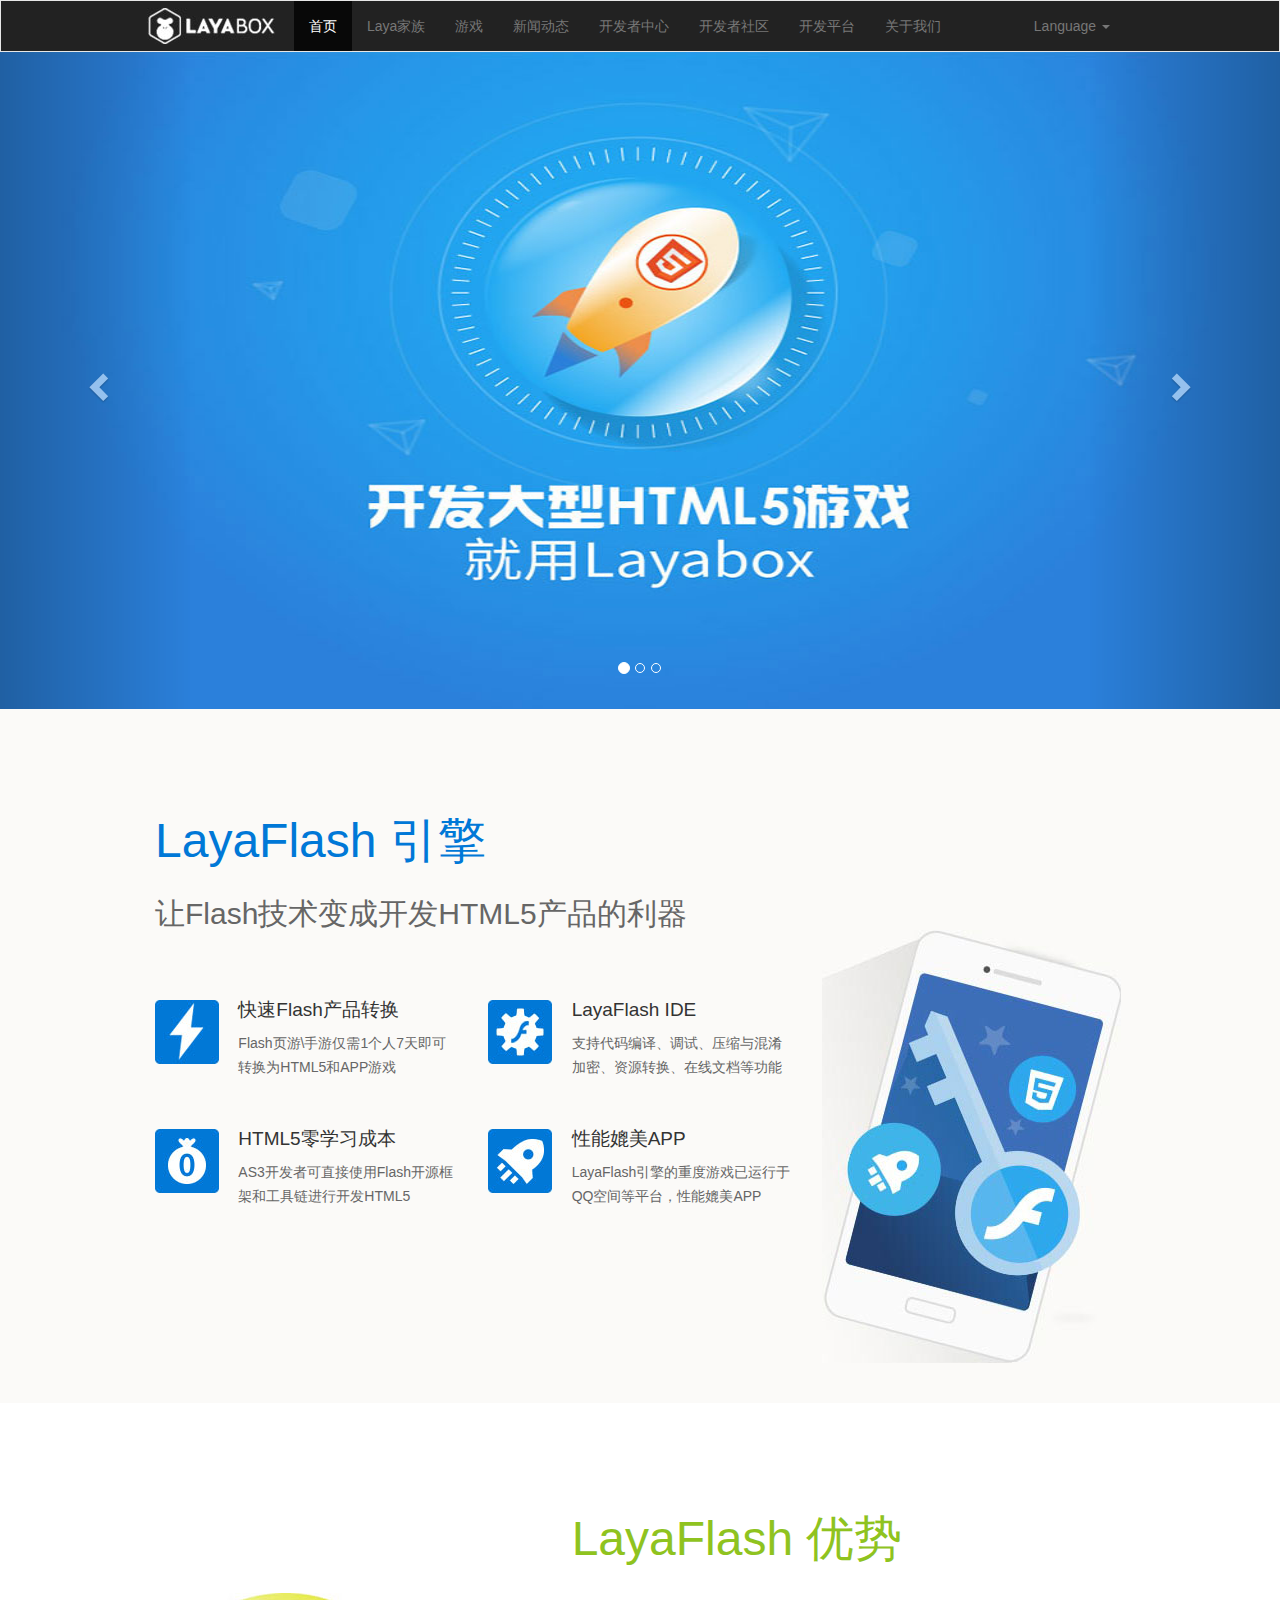
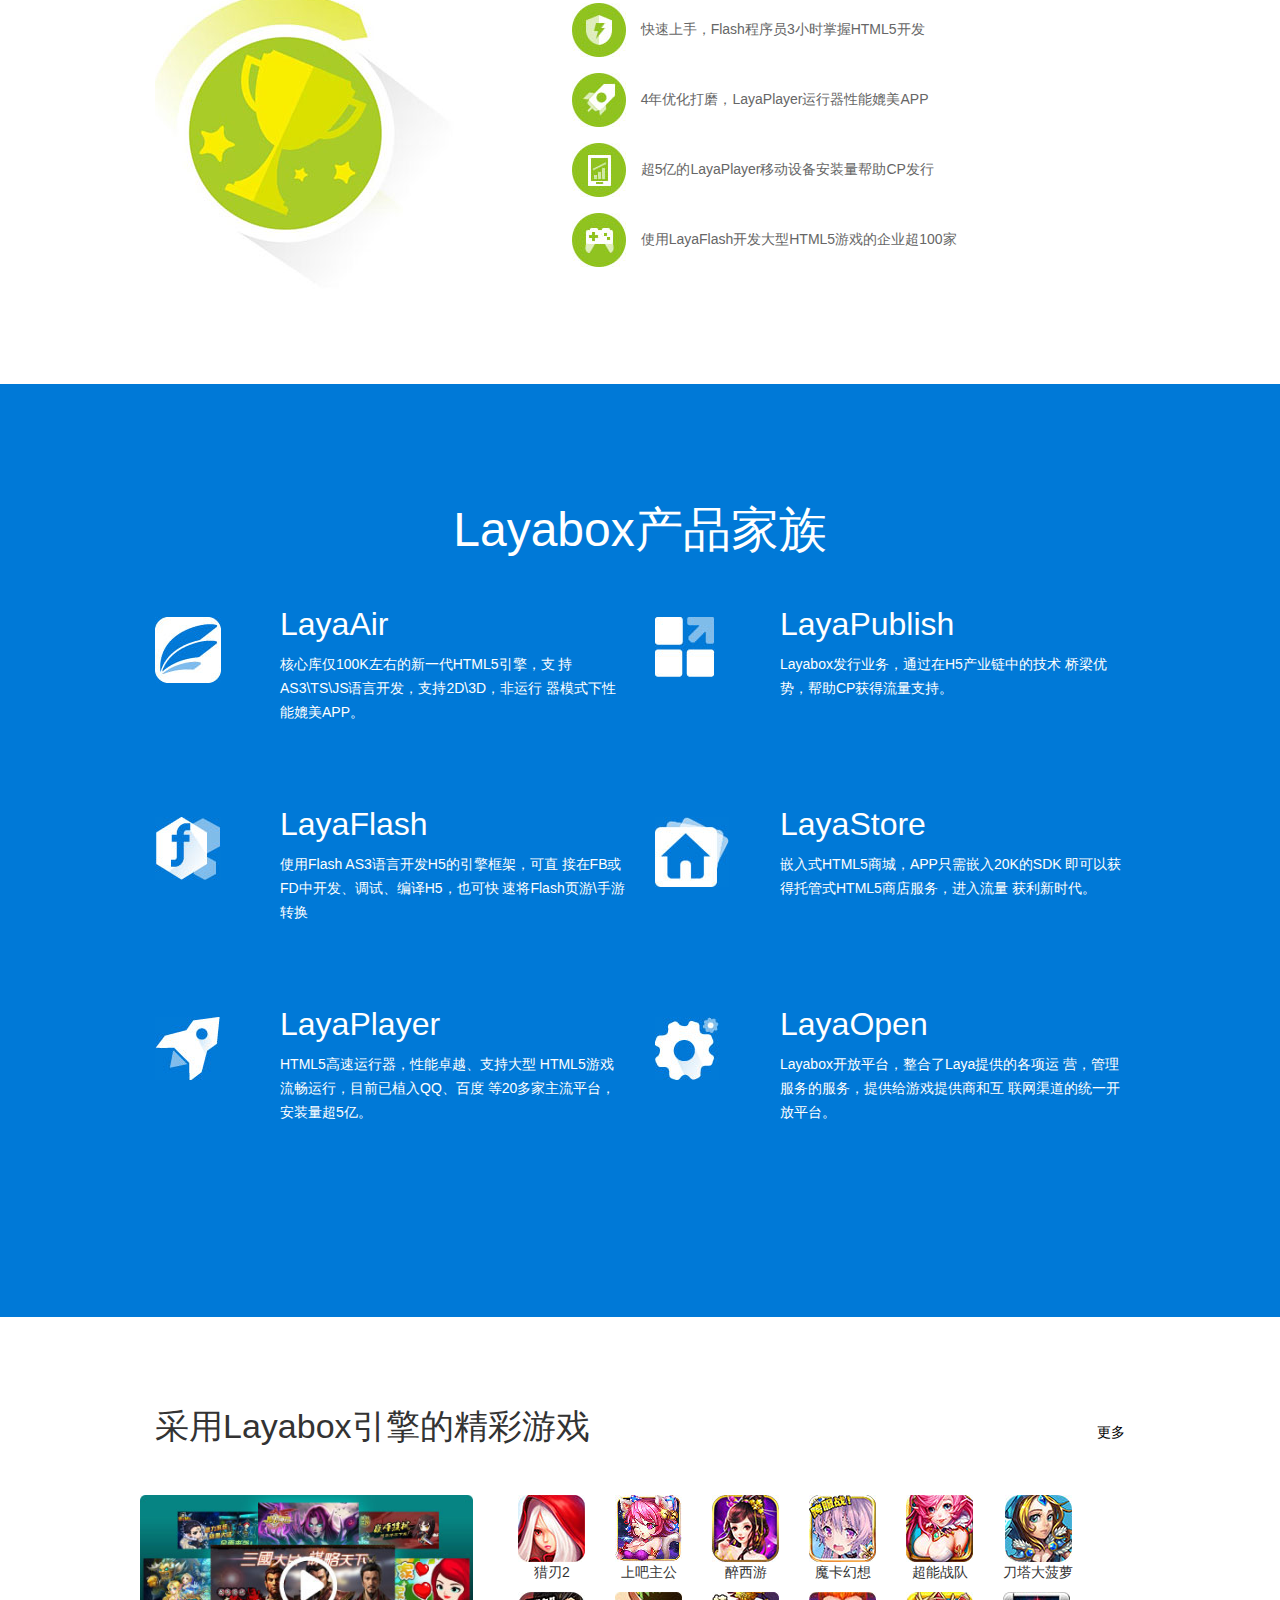
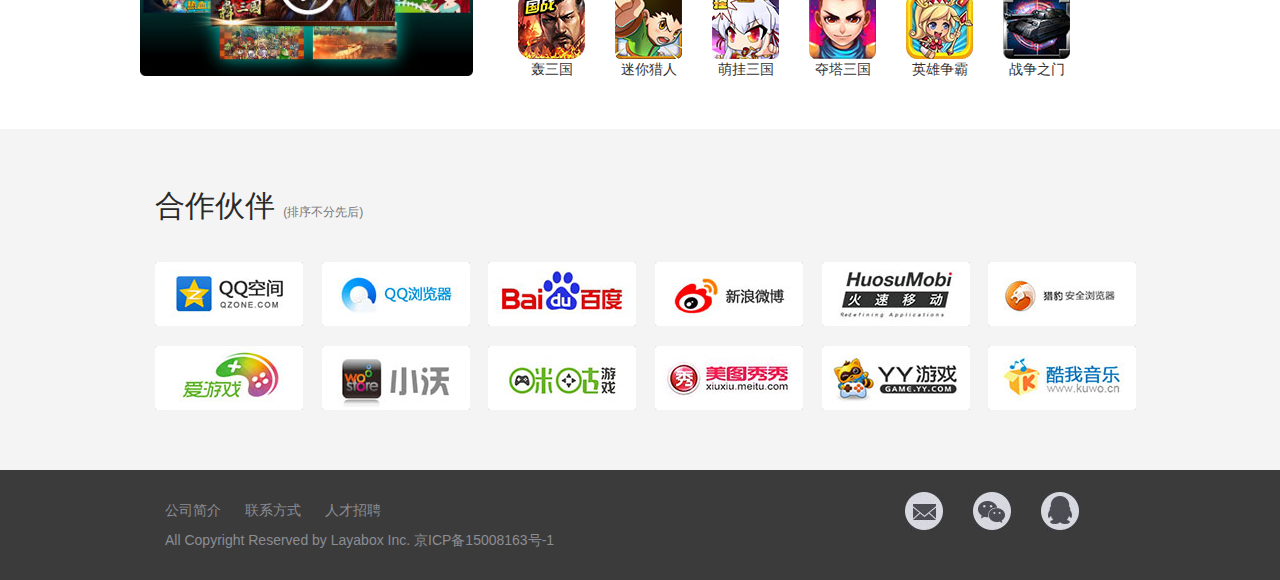
<file: index.html>
<!DOCTYPE html>
<html lang="en">

<head>
    <meta charset="UTF-8">
    <meta name="viewport" content="width=device-width,initial-scale=1,minimum-scale=1,maximum-scale=1,user-scalable=no" />
    <meta http-equiv="X-UA-Compatible" content="ie=edge">
    <title>layaBox官网首页</title>
    <!-- bootstrap.css -->
    <link rel="stylesheet" href="css/bootstrap.css">
    <!-- 首页 -->
    <link rel="stylesheet" href="css/index.css">
    <!-- 公共样式 -->
    <link rel="stylesheet" href="css/public.css">
    <!-- logo -->
    <link rel="shortcut icon" href="img/favicon.ico" type="image/x-icon">
</head>

<body>
    <!-- 导航栏 s -->
    <nav class="navbar navbar-default">
        <div class="container">
            <div class="navbar-header">
                <button type="button" class="navbar-toggle collapsed" data-toggle="collapse" data-target="#navbar" aria-expanded="false" aria-controls="navbar">
                  <span class="sr-only">Toggle navigation</span>
                  <span class="icon-bar"></span>
                  <span class="icon-bar"></span>
                  <span class="icon-bar"></span>
                </button>
                <!-- logo -->
                <a class="navbar-brand" href="#"><img src="img/public/logo.jpg" alt=""></a>
            </div>
            <div id="navbar" class="navbar-collapse collapse">
                <ul class="nav navbar-nav">
                    <li class="active"><a href="index.html">首页</a></li>
                    <li><a href="laya.html">Laya家族</a></li>
                    <li><a href="game.html">游戏</a></li>
                    <li><a href="news.html">新闻动态</a></li>
                    <li><a href="#">开发者中心</a></li>
                    <li class="hidden992"><a href="#">开发者社区</a></li>
                    <li class="hidden992"><a href="#">开发平台</a></li>
                    <li class="hidden992"><a href="about.html">关于我们</a></li>
                    <li class="dropdown more">
                        <a href="#" class="dropdown-toggle" data-toggle="dropdown">
                                更多<span class="caret"></span>
                            </a>
                        <ul class="dropdown-menu">
                            <li>
                                <a href="#">开发者社区</a>
                            </li>
                            <li>
                                <a href="#">开发平台</a>
                            </li>
                            <li>
                                <a href="about.html">关于我们</a>
                            </li>
                        </ul>
                    </li>
                </ul>
                <!--右侧语言按钮-->
                <ul class="nav navbar-nav navbar-right">
                    <li class="dropdown">
                        <a href="#" class="dropdown-toggle" data-toggle="dropdown" role="button" aria-haspopup="true" aria-expanded="false">Language <span class="caret"></span></a>
                        <ul class="dropdown-menu">
                            <li>
                                <a href="#">中文</a>
                            </li>
                            <li>
                                <a href="#">English</a>
                            </li>
                        </ul>
                    </li>
                </ul>
            </div>
            <!--/.nav-collapse -->
        </div>
        <!--/.container-fluid -->
    </nav>
    <!-- 导航栏 e-->
    <!-- 轮播图 S -->
    <div id="myCarousel" class="carousel slide" data-ride="carousel">
        <!-- Indicators -->
        <ol class="carousel-indicators">
            <li data-target="#myCarousel" data-slide-to="0" class="active"></li>
            <li data-target="#myCarousel" data-slide-to="1"></li>
            <li data-target="#myCarousel" data-slide-to="2"></li>
        </ol>
        <div class="carousel-inner" role="listbox">
            <div class="item active index_img">
                <img class="first-slide" src="img/index/banner.jpg" alt="First slide">
            </div>
            <div class="item  index_img">
                <img class="second-slide" src="img/index/banner.jpg" alt="Second slide">
            </div>
            <div class="item  index_img">
                <img class="second-slide" src="img/index/banner.jpg" alt="Second slide">
            </div>
        </div>
        <a class="left carousel-control" href="#myCarousel" role="button" data-slide="prev">
            <span class="glyphicon glyphicon-chevron-left" aria-hidden="true"></span>
            <span class="sr-only">Previous</span>
        </a>
        <a class="right carousel-control" href="#myCarousel" role="button" data-slide="next">
            <span class="glyphicon glyphicon-chevron-right" aria-hidden="true"></span>
            <span class="sr-only">Next</span>
        </a>
    </div>
    <!-- 轮播图 E-->
    <!-- LayaFlash 引擎 -->
    <div id="engine">
        <div class="container w1000">
            <div class="row myRaw">
                <div class="col-sm-8 col-md-8 col-xs-12 left_img">
                    <h1>LayaFlash 引擎</h1>
                    <h2>让Flash技术变成开发HTML5产品的利器</h2>
                    <div class="row">
                        <div class="col-md-6 col-sm-12 small_pic">
                            <div class="row">
                                <div class="col-xs-3 flash">
                                    <img src="img/index/flash.jpg" alt="">
                                </div>
                                <div class="col-xs-9 text">
                                    <h4>快速Flash产品转换</h4>
                                    <p>Flash页游\手游仅需1个人7天即可 转换为HTML5和APP游戏</p>
                                </div>
                            </div>
                        </div>
                        <div class="col-md-6 col-sm-12 small_pic">
                            <div class="row">
                                <div class="col-xs-3 flash">
                                    <img src="img/index/ide.jpg" alt="">
                                </div>
                                <div class="col-xs-9 text">
                                    <h4>LayaFlash IDE</h4>
                                    <p>支持代码编译、调试、压缩与混淆 加密、资源转换、在线文档等功能</p>
                                </div>
                            </div>
                        </div>
                        <div class="col-md-6 col-sm-12 small_pic">
                            <div class="row">
                                <div class="col-xs-3 flash">
                                    <img src="img/index/html5.jpg" alt="">
                                </div>
                                <div class="col-xs-9 text">
                                    <h4>HTML5零学习成本</h4>
                                    <p>AS3开发者可直接使用Flash开源框 架和工具链进行开发HTML5</p>
                                </div>
                            </div>
                        </div>
                        <div class="col-md-6 col-sm-12 small_pic">
                            <div class="row">
                                <div class="col-xs-3 flash">
                                    <img src="img/index/app.jpg" alt="">
                                </div>
                                <div class="col-xs-9 text">
                                    <h4>性能媲美APP</h4>
                                    <p>LayaFlash引擎的重度游戏已运行于 QQ空间等平台，性能媲美APP</p>
                                </div>
                            </div>
                        </div>
                    </div>
                </div>
                <div class="col-sm-4 col-md-4  hidden-xs right_img">
                    <img src="img/index/phone.jpg" alt="">
                </div>
            </div>
        </div>
    </div>
    <!-- Layabox 优势 -->
    <div id="advantage">
        <div class="container w1000">
            <div class="row myRaw">
                <div class="col-sm-5 col-md-5 col-xs-12 left_img hidden-xs ">
                    <img src="img/index/advance.jpg" alt="">
                </div>
                <div class="col-sm-7 col-md-7 right_text">
                    <h1>LayaFlash 优势</h1>
                    <div class="row">
                        <div class="col-md-12 small_pic">
                            <div class="row">
                                <div class=" flash">
                                    <img src="img/index/advance_1.jpg" alt="">
                                </div>
                                <div class=" text">
                                    <p>快速上手，Flash程序员3小时掌握HTML5开发</p>
                                </div>
                            </div>
                        </div>
                        <div class="col-md-12 small_pic">
                            <div class="row">
                                <div class=" flash">
                                    <img src="img/index/advance_2.jpg" alt="">
                                </div>
                                <div class=" text">
                                    <p>4年优化打磨，LayaPlayer运行器性能媲美APP</p>
                                </div>
                            </div>
                        </div>
                        <div class="col-md-12 small_pic">
                            <div class="row">
                                <div class=" flash">
                                    <img src="img/index/advance_3.jpg" alt="">
                                </div>
                                <div class=" text">
                                    <p>超5亿的LayaPlayer移动设备安装量帮助CP发行</p>
                                </div>
                            </div>
                        </div>
                        <div class="col-md-12 small_pic">
                            <div class="row">
                                <div class=" flash">
                                    <img src="img/index/advance_4.jpg" alt="">
                                </div>
                                <div class=" text">
                                    <p>使用LayaFlash开发大型HTML5游戏的企业超100家</p>
                                </div>
                            </div>
                        </div>
                    </div>
                </div>
            </div>
        </div>
    </div>
    <!-- 产品家族 -->
    <div id="product">
        <div class="container">
            <div class="row clearfix">
                <div class="col-xs-12 title">
                    <h1>Layabox产品家族</h1>
                </div>
                <div class="col-xs-12 col-sm-6 box">
                    <div class="row">
                        <div class="col-xs-3 col-md-3 content_img"><img src="img/index/product_1.jpg" alt=""></div>
                        <div class="col-xs-9 col-md-9 content_text">
                            <h4>LayaAir</h4>
                            <p>核心库仅100K左右的新一代HTML5引擎，支 持AS3\TS\JS语言开发，支持2D\3D，非运行 器模式下性能媲美APP。</p>
                        </div>
                    </div>
                </div>
                <div class="col-xs-12 col-sm-6 box">
                    <div class="row">
                        <div class="col-xs-3 col-md-3 content_img"><img src="img/index/product_2.jpg" alt=""></div>
                        <div class="col-xs-9 col-md-9 content_text">
                            <h4>LayaPublish</h4>
                            <p>Layabox发行业务，通过在H5产业链中的技术 桥梁优势，帮助CP获得流量支持。</p>
                        </div>
                    </div>
                </div>
                <div class="col-xs-12 col-sm-6 box">
                    <div class="row">
                        <div class="col-xs-3 col-md-3 content_img"><img src="img/index/product_3.jpg" alt=""></div>
                        <div class="col-xs-9 col-md-9 content_text">
                            <h4>LayaFlash</h4>
                            <p>使用Flash AS3语言开发H5的引擎框架，可直 接在FB或FD中开发、调试、编译H5，也可快 速将Flash页游\手游转换</p>
                        </div>
                    </div>
                </div>
                <div class="col-xs-12 col-sm-6 box">
                    <div class="row">
                        <div class="col-xs-3 col-md-3 content_img"><img src="img/index/product_4.jpg" alt=""></div>
                        <div class="col-xs-9 col-md-9 content_text">
                            <h4>LayaStore</h4>
                            <p>嵌入式HTML5商城，APP只需嵌入20K的SDK 即可以获得托管式HTML5商店服务，进入流量 获利新时代。</p>
                        </div>
                    </div>
                </div>
                <div class="col-xs-12 col-sm-6 box">
                    <div class="row">
                        <div class="col-xs-3 col-md-3 content_img"><img src="img/index/product_5.jpg" alt=""></div>
                        <div class="col-xs-9 col-md-9 content_text">
                            <h4>LayaPlayer</h4>
                            <p>HTML5高速运行器，性能卓越、支持大型 HTML5游戏流畅运行，目前已植入QQ、百度 等20多家主流平台，安装量超5亿。</p>
                        </div>
                    </div>
                </div>
                <div class="col-xs-12 col-sm-6 box">
                    <div class="row">
                        <div class="col-xs-3 col-md-3 content_img"><img src="img/index/product_6.jpg" alt=""></div>
                        <div class="col-xs-9 col-md-9 content_text">
                            <h4>LayaOpen</h4>
                            <p>Layabox开放平台，整合了Laya提供的各项运 营，管理服务的服务，提供给游戏提供商和互 联网渠道的统一开放平台。</p>
                        </div>
                    </div>
                </div>
            </div>
        </div>
    </div>
    <!-- 游戏 s -->
    <div id="game">
        <div class="container">
            <div class="row">
                <div class="title col-xs-12">
                    <p>采用Layabox引擎的精彩游戏
                        <a href="">更多</a>
                    </p>
                </div>
            </div>
            <div class="row">
                <div class="col-xs-12 col-sm-6 col-md-4">
                    <div class="row left_img">
                        <img src="img/index/game.jpg" alt="">
                    </div>
                </div>
                <div class="col-xs-12 col-sm-6 col-md-8 right_img">
                    <div class="row">
                        <div class="col-xs-12 col-sm-12 col-md-12 game_detail">
                            <li>
                                <a href=""><img src="img/index/game_detail_1.jpg" alt=""></a>
                                <p>猎刃2</p>
                            </li>
                            <li>
                                <a href=""><img src="img/index/game_detail_2.jpg" alt=""></a>
                                <p>上吧主公</p>
                            </li>
                            <li>
                                <a href=""><img src="img/index/game_detail_3.jpg" alt=""></a>
                                <p>醉西游</p>
                            </li>
                            <li>
                                <a href=""><img src="img/index/game_detail_4.jpg" alt=""></a>
                                <p>魔卡幻想</p>
                            </li>
                            <li>
                                <a href=""><img src="img/index/game_detail_5.jpg" alt=""></a>
                                <p>超能战队</p>
                            </li>
                            <li>
                                <a href=""><img src="img/index/game_detail_6.jpg" alt=""></a>
                                <p>刀塔大菠萝</p>
                            </li>
                            <li>
                                <a href=""><img src="img/index/game_detail_7.jpg" alt=""></a>
                                <p>轰三国</p>
                            </li>
                            <li>
                                <a href=""><img src="img/index/game_detail_8.jpg" alt=""></a>
                                <p>迷你猎人</p>
                            </li>
                            <li>
                                <a href=""><img src="img/index/game_detail_9.jpg" alt=""></a>
                                <p>萌挂三国</p>
                            </li>
                            <li>
                                <a href=""><img src="img/index/game_detail_10.jpg" alt=""></a>
                                <p>夺塔三国</p>
                            </li>
                            <li>
                                <a href=""><img src="img/index/game_detail_11.jpg" alt=""></a>
                                <p>英雄争霸</p>
                            </li>
                            <li>
                                <a href=""><img src="img/index/game_detail_12.jpg" alt=""></a>
                                <p>战争之门</p>
                        </div>
                    </div>
                </div>
            </div>
        </div>
    </div>
    <!-- 游戏 e-->
    <!-- 合作伙伴 s -->
    <div id="cooperation">
        <div class="container">
            <div class="row">
                <div class="col-xs-12 col-sm-12">
                    <h1>合作伙伴
                        <span>(排序不分先后)</span>
                    </h1>
                </div>
                <div class="col-md-12 game_detail">
                    <div class="col-md-2 col-xs-6 col-sm-4">
                        <a href=""><img src="img/index/qq.jpg" alt=""></a>
                    </div>
                    <div class="col-md-2 col-xs-6 col-sm-4">
                        <a href=""><img src="img/index/qq_borwer.jpg" alt=""></a>
                    </div>
                    <div class="col-md-2 col-xs-6 col-sm-4">
                        <a href=""><img src="img/index/baidu.jpg" alt=""></a>
                    </div>
                    <div class="col-md-2 col-xs-6 col-sm-4">
                        <a href=""><img src="img/index/sina.jpg" alt=""></a>
                    </div>
                    <div class="col-md-2 col-xs-6 col-sm-4">
                        <a href=""><img src="img/index/mobi.jpg" alt=""></a>
                    </div>
                    <div class="col-md-2 col-xs-6 col-sm-4">
                        <a href=""><img src="img/index/liebao_borwer.jpg" alt=""></a>
                    </div>
                    <div class="col-md-2 col-xs-6 col-sm-4">
                        <a href=""><img src="img/index/love_game.jpg" alt=""></a>
                    </div>
                    <div class="col-md-2 col-xs-6 col-sm-4">
                        <a href=""><img src="img/index/small_wo.jpg" alt=""></a>
                    </div>
                    <div class="col-md-2 col-xs-6 col-sm-4">
                        <a href=""><img src="img/index/migu.jpg" alt=""></a>
                    </div>
                    <div class="col-md-2 col-xs-6 col-sm-4">
                        <a href=""><img src="img/index/beauty.jpg" alt=""></a>
                    </div>
                    <div class="col-md-2 col-xs-6 col-sm-4">
                        <a href=""><img src="img/index/yy_game.jpg" alt=""></a>
                    </div>
                    <div class="col-md-2 col-xs-6 col-sm-4">
                        <a href=""><img src="img/index/kuwo_music.jpg" alt=""></a>
                    </div>
                </div>
            </div>
        </div>
    </div>
    <!-- 合作伙伴 e-->
    <!-- 底部 s -->
    <footer>
        <div class="container">
            <div class="row">
                <div class="col-md-9 col-sm-8">
                    <div class="row">
                        <div class="col-xs-12 col-sm-12 text">
                            <a href="">公司简介</a>
                            <a href="">联系方式</a>
                            <a href="">人才招聘</a>
                        </div>
                        <div class="col-xs-12 col-sm-12 title">
                            <p>All Copyright Reserved by Layabox Inc. 京ICP备15008163号-1 </p>
                        </div>
                    </div>
                </div>
                <div class="col-md-3 col-sm-4 hidden-xs contact">
                    <a href=""><img src="img/index/email.jpg" alt=""></a>
                    <a href="javascript:;"><img src="img/index/wechat.jpg" alt="">
                        <span><img src="img/index/code.jpg" alt=""></span></a>
                    <a href=""><img src="img/index/qq_concat.jpg" alt=""></a>
                </div>
            </div>
        </div>
    </footer>
    <!-- 底部 e -->
    <script src="js/jquery-2.1.0.js"></script>
    <script src="js/bootstrap.js"></script>
</body>

</html>
</file>
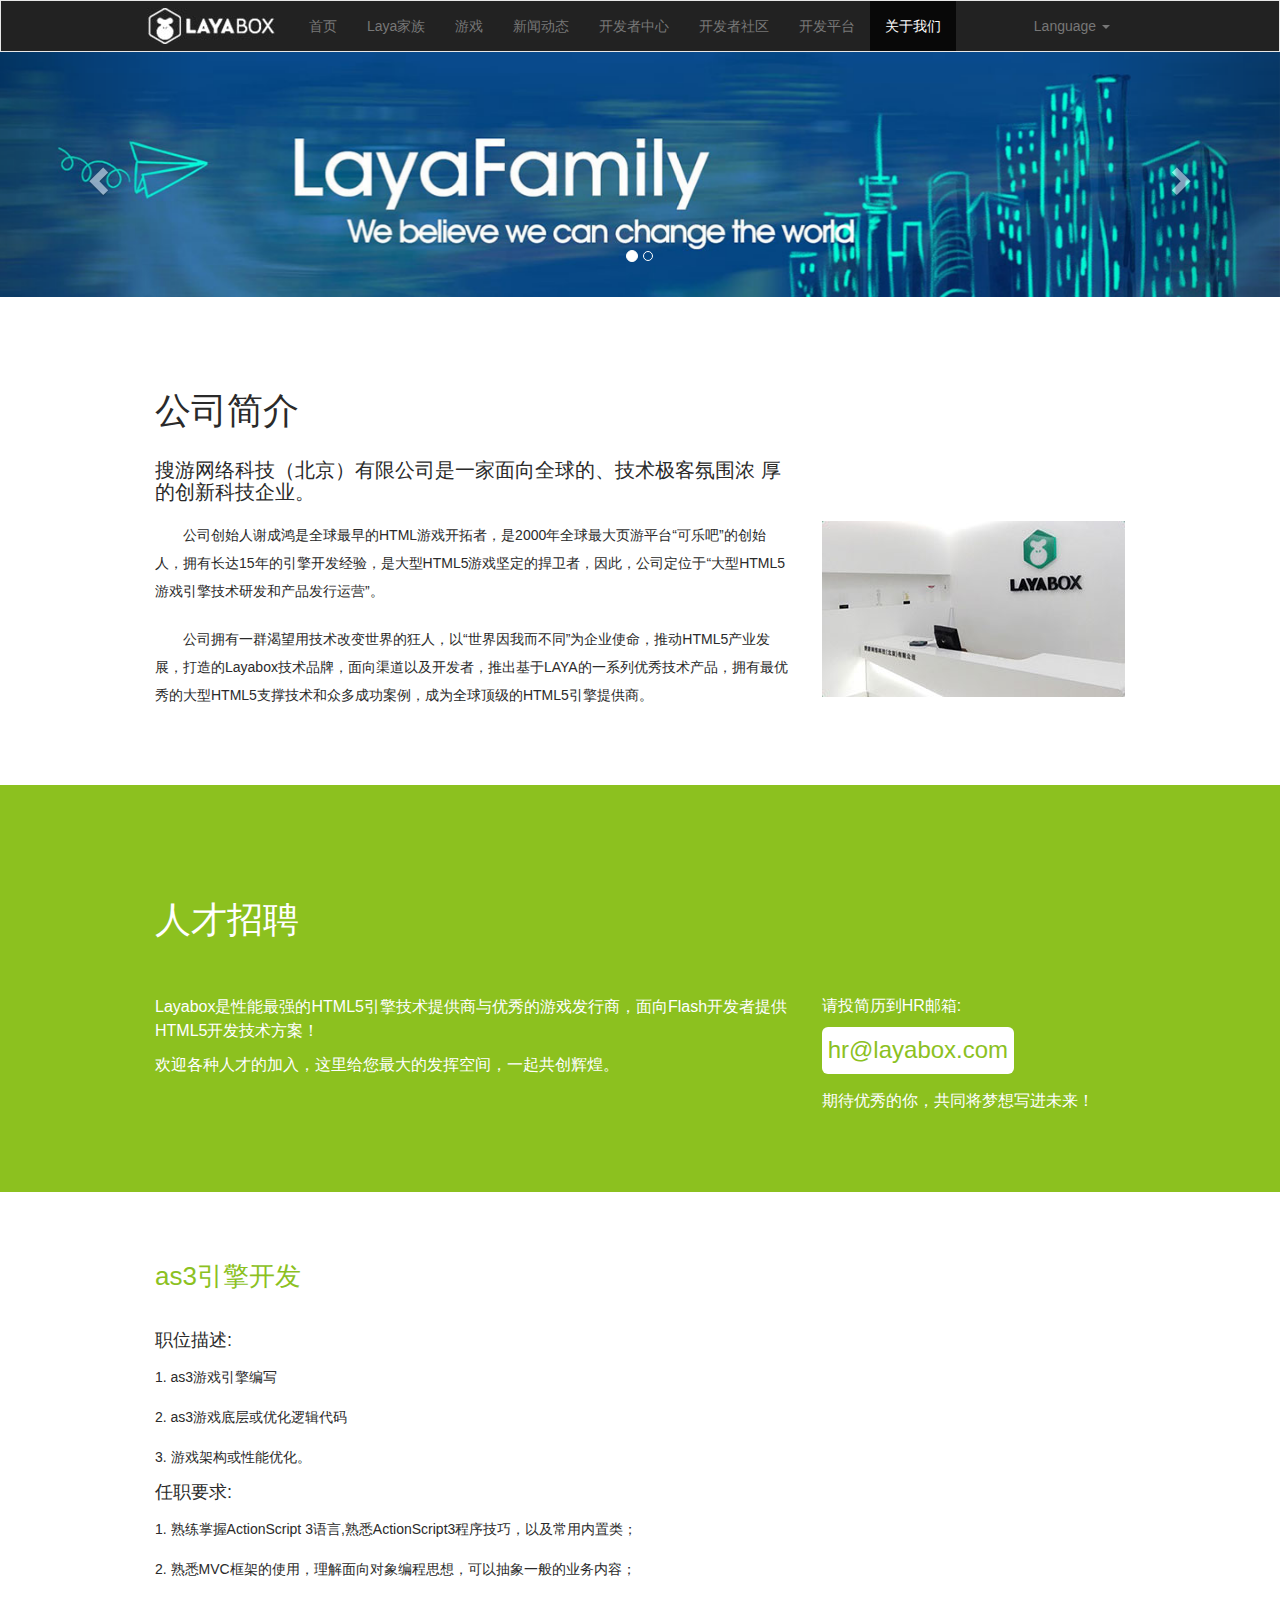
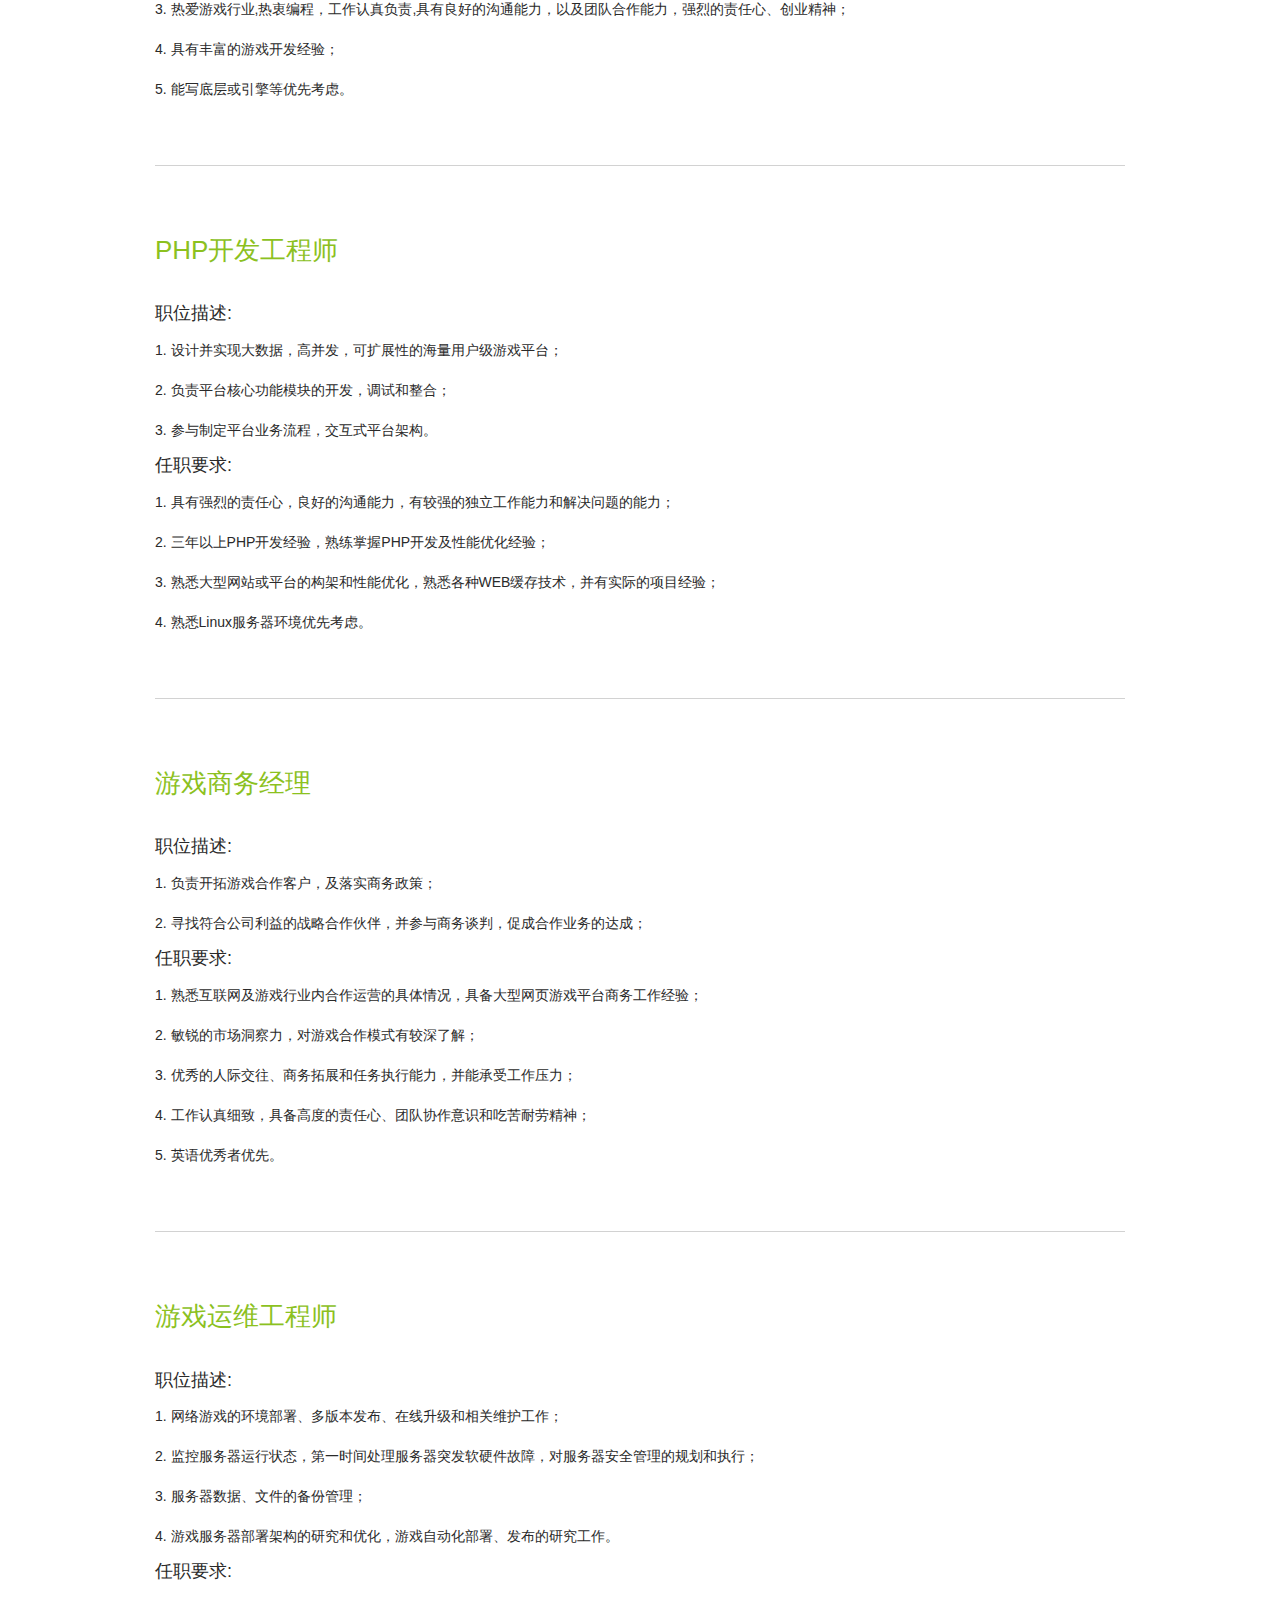
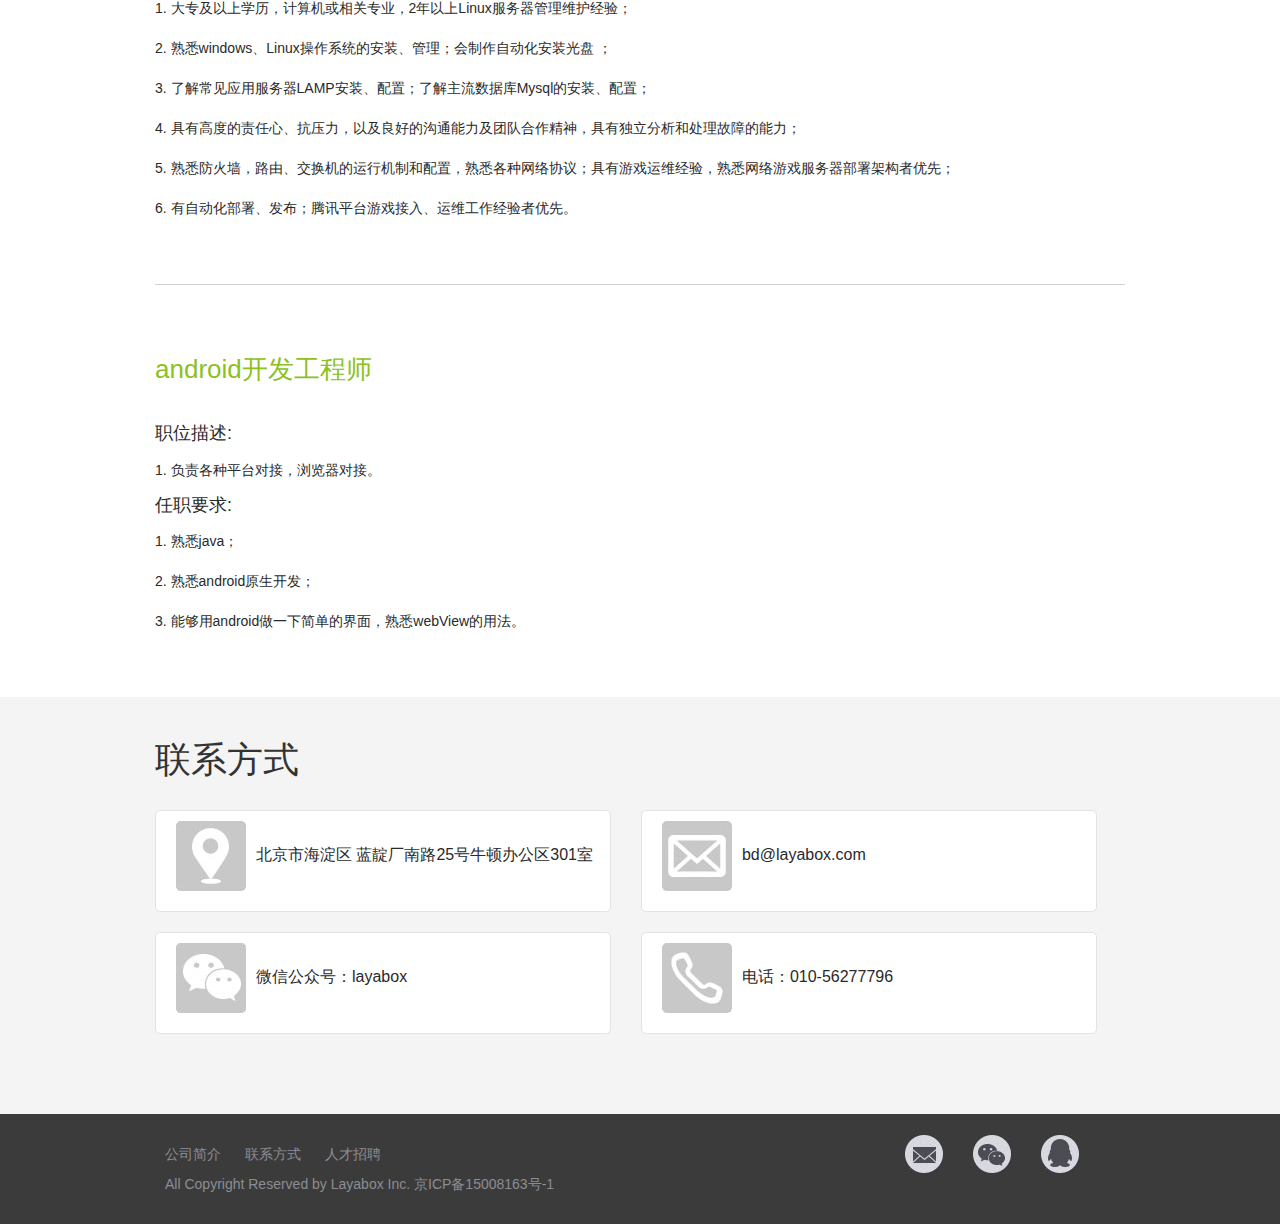
<file: about.html>
<!DOCTYPE html>
<html lang="en">

<head>
    <meta charset="UTF-8">
    <meta name="viewport" content="width=device-width,initial-scale=1,minimum-scale=1,maximum-scale=1,user-scalable=no" />
    <meta http-equiv="X-UA-Compatible" content="ie=edge">
    <title>关于我们</title>
    <!-- bootstrap.css -->
    <link rel="stylesheet" href="css/bootstrap.css">
    <!-- 首页 -->
    <link rel="stylesheet" href="css/about.css">
    <!-- 公共样式 -->
    <link rel="stylesheet" href="css/public.css">
    <!-- logo -->
    <link rel="shortcut icon" href="img/favicon.ico" type="image/x-icon">
</head>

<body>
    <!-- 导航栏 s -->
    <nav class="navbar navbar-default">
        <div class="container">
            <div class="navbar-header">
                <button type="button" class="navbar-toggle collapsed" data-toggle="collapse" data-target="#navbar" aria-expanded="false" aria-controls="navbar">
                  <span class="sr-only">Toggle navigation</span>
                  <span class="icon-bar"></span>
                  <span class="icon-bar"></span>
                  <span class="icon-bar"></span>
                </button>
                <!-- logo -->
                <a class="navbar-brand" href="#"><img src="img/public/logo.jpg" alt=""></a>
            </div>
            <div id="navbar" class="navbar-collapse collapse">
                <ul class="nav navbar-nav">
                    <li class=""><a href="index.html">首页</a></li>
                    <li><a href="laya.html">Laya家族</a></li>
                    <li><a href="game.html">游戏</a></li>
                    <li><a href="news.html">新闻动态</a></li>
                    <li><a href="#">开发者中心</a></li>
                    <li class="hidden992"><a href="#">开发者社区</a></li>
                    <li class="hidden992"><a href="#">开发平台</a></li>
                    <li class="hidden992 active"><a href="about.html">关于我们</a></li>
                    <li class="dropdown more">
                        <a href="#" class="dropdown-toggle" data-toggle="dropdown">
                                更多<span class="caret"></span>
                            </a>
                        <ul class="dropdown-menu">
                            <li>
                                <a href="#">开发者社区</a>
                            </li>
                            <li>
                                <a href="#">开发平台</a>
                            </li>
                            <li>
                                <a href="about.html">关于我们</a>
                            </li>
                        </ul>
                    </li>
                </ul>
                <!--右侧语言按钮-->
                <ul class="nav navbar-nav navbar-right">
                    <li class="dropdown">
                        <a href="#" class="dropdown-toggle" data-toggle="dropdown" role="button" aria-haspopup="true" aria-expanded="false">Language <span class="caret"></span></a>
                        <ul class="dropdown-menu">
                            <li>
                                <a href="#">中文</a>
                            </li>
                            <li>
                                <a href="#">English</a>
                            </li>
                        </ul>
                    </li>
                </ul>
            </div>
            <!--/.nav-collapse -->
        </div>
        <!--/.container-fluid -->
    </nav>
    <!-- 导航栏 e-->
    <!-- 轮播图 S -->
    <div id="myCarousel" class="carousel slide" data-ride="carousel">
        <!-- Indicators -->
        <ol class="carousel-indicators">
            <li data-target="#myCarousel" data-slide-to="0" class="active"></li>
            <li data-target="#myCarousel" data-slide-to="1"></li>
            <!--<li data-target="#myCarousel" data-slide-to="2"></li>-->
        </ol>
        <div class="carousel-inner" role="listbox">
            <div class="item active">
                <img class="first-slide" src="img/about/banner.jpg" alt="First slide">
            </div>
            <div class="item">
                <img class="second-slide" src="img/about/banner.jpg" alt="Second slide">
            </div>
        </div>
        <a class="left carousel-control" href="#myCarousel" role="button" data-slide="prev">
            <span class="glyphicon glyphicon-chevron-left" aria-hidden="true"></span>
            <span class="sr-only">Previous</span>
        </a>
        <a class="right carousel-control" href="#myCarousel" role="button" data-slide="next">
            <span class="glyphicon glyphicon-chevron-right" aria-hidden="true"></span>
            <span class="sr-only">Next</span>
        </a>
    </div>
    <!-- 轮播图 E-->
    <!-- 公司简介 s -->
    <div id="company">
        <div class="container w1000">
            <div class="row myRaw">
                <div class="col-sm-8 col-md-8 col-xs-12 left_img">
                    <h1>公司简介</h1>
                    <h4>搜游网络科技（北京）有限公司是一家面向全球的、技术极客氛围浓 厚的创新科技企业。</h4>
                    <p class="text_1">公司创始人谢成鸿是全球最早的HTML游戏开拓者，是2000年全球最大页游平台“可乐吧”的创始 人，拥有长达15年的引擎开发经验，是大型HTML5游戏坚定的捍卫者，因此，公司定位于“大型HTML5 游戏引擎技术研发和产品发行运营”。
                    </p>
                    <p class="text_2"> 公司拥有一群渴望用技术改变世界的狂人，以“世界因我而不同”为企业使命，推动HTML5产业发 展，打造的Layabox技术品牌，面向渠道以及开发者，推出基于LAYA的一系列优秀技术产品，拥有最优 秀的大型HTML5支撑技术和众多成功案例，成为全球顶级的HTML5引擎提供商。
                    </p>
                </div>
                <div class="col-xs-12 col-sm-4 col-md-4 right_img">
                    <img src="img/about/Introduction.jpg" alt="">
                </div>
            </div>
        </div>
    </div>
    <!-- 公司简介 e-->
    <!-- 人才招聘 s -->
    <div id="job">
        <div class="container">
            <div class="row myRow">
                <div class="col-sm-12 col-md-12 col-xs-12 left_img">
                    <h1>人才招聘</h1>
                    <div class="row">
                        <div class="col-xs-12 col-sm-8 col-md-8 left_text">
                            <p>Layabox是性能最强的HTML5引擎技术提供商与优秀的游戏发行商，面向Flash开发者提供 HTML5开发技术方案！</p>
                            <p>欢迎各种人才的加入，这里给您最大的发挥空间，一起共创辉煌。</p>
                        </div>
                        <div class="col-xs-12 col-sm-4 col-md-4 right_text">
                            <p>请投简历到HR邮箱:</p>
                            <button>hr@layabox.com</button>
                            <p> 期待优秀的你，共同将梦想写进未来！</p>
                        </div>
                    </div>
                </div>
            </div>
        </div>
    </div>
    <!-- 人才招聘 e-->
    <!-- 简历信息 s -->
    <!-- as3引擎开发 -->
    <div id="resume_info">

        <div class="container">

            <div class="content_detail">

                <div class="row">

                    <div class="col-xs-12">
                        <h2>as3引擎开发</h2>
                    </div>

                    <div class="col-xs-12">
                        <h3>职位描述:</h3>
                        <p>1. as3游戏引擎编写</p>
                        <p>2. as3游戏底层或优化逻辑代码</p>
                        <p>3. 游戏架构或性能优化。</p>
                    </div>

                    <div class="content_detail_text col-xs-12">
                        <h3>任职要求:</h3>
                        <p>1. 熟练掌握ActionScript 3语言,熟悉ActionScript3程序技巧，以及常用内置类；</p>
                        <p>2. 熟悉MVC框架的使用，理解面向对象编程思想，可以抽象一般的业务内容；</p>
                        <p>3. 热爱游戏行业,热衷编程，工作认真负责,具有良好的沟通能力，以及团队合作能力，强烈的责任心、创业精神；</p>
                        <p>4. 具有丰富的游戏开发经验；</p>
                        <p>5. 能写底层或引擎等优先考虑。</p>
                    </div>

                </div>

            </div>

        </div>

    </div>

    <!-- PHP开发工程师 -->
    <div id="resume_info">

        <div class="container">

            <div class="content_detail">

                <div class="row">

                    <div class="col-xs-12">
                        <h2>PHP开发工程师</h2>
                    </div>

                    <div class="col-xs-12">
                        <h3>职位描述:</h3>
                        <p>1. 设计并实现大数据，高并发，可扩展性的海量用户级游戏平台；</p>
                        <p>2. 负责平台核心功能模块的开发，调试和整合；</p>
                        <p>3. 参与制定平台业务流程，交互式平台架构。 </p>
                    </div>

                    <div class="content_detail_text col-xs-12">
                        <h3>任职要求:</h3>
                        <p>1. 具有强烈的责任心，良好的沟通能力，有较强的独立工作能力和解决问题的能力； </p>
                        <p>2. 三年以上PHP开发经验，熟练掌握PHP开发及性能优化经验； </p>
                        <p>3. 熟悉大型网站或平台的构架和性能优化，熟悉各种WEB缓存技术，并有实际的项目经验； </p>
                        <p>4. 熟悉Linux服务器环境优先考虑。</p>
                    </div>

                </div>

            </div>

        </div>

    </div>

    <!-- 游戏商务经理 -->
    <div id="resume_info">

        <div class="container">

            <div class="content_detail">

                <div class="row">

                    <div class="col-xs-12">
                        <h2>游戏商务经理</h2>
                    </div>

                    <div class="col-xs-12">
                        <h3>职位描述:</h3>
                        <p>1. 负责开拓游戏合作客户，及落实商务政策；</p>
                        <p>2. 寻找符合公司利益的战略合作伙伴，并参与商务谈判，促成合作业务的达成；</p>
                    </div>

                    <div class="content_detail_text col-xs-12">
                        <h3>任职要求:</h3>
                        <p>1. 熟悉互联网及游戏行业内合作运营的具体情况，具备大型网页游戏平台商务工作经验； </p>
                        <p>2. 敏锐的市场洞察力，对游戏合作模式有较深了解； </p>
                        <p>3. 优秀的人际交往、商务拓展和任务执行能力，并能承受工作压力；</p>
                        <p>4. 工作认真细致，具备高度的责任心、团队协作意识和吃苦耐劳精神；</p>
                        <p>5. 英语优秀者优先。</p>
                    </div>

                </div>

            </div>

        </div>

    </div>


    <!-- 游戏运维工程师 -->
    <div id="resume_info">

        <div class="container">

            <div class="content_detail">

                <div class="row">

                    <div class="col-xs-12">
                        <h2>游戏运维工程师</h2>
                    </div>

                    <div class="col-xs-12">
                        <h3>职位描述:</h3>
                        <p>1. 网络游戏的环境部署、多版本发布、在线升级和相关维护工作；</p>
                        <p>2. 监控服务器运行状态，第一时间处理服务器突发软硬件故障，对服务器安全管理的规划和执行；</p>
                        <p>3. 服务器数据、文件的备份管理； </p>
                        <p>4. 游戏服务器部署架构的研究和优化，游戏自动化部署、发布的研究工作。</p>
                    </div>

                    <div class="content_detail_text col-xs-12">
                        <h3>任职要求:</h3>
                        <p>1. 大专及以上学历，计算机或相关专业，2年以上Linux服务器管理维护经验； </p>
                        <p>2. 熟悉windows、Linux操作系统的安装、管理；会制作自动化安装光盘 ； </p>
                        <p>3. 了解常见应用服务器LAMP安装、配置；了解主流数据库Mysql的安装、配置； </p>
                        <p>4. 具有高度的责任心、抗压力，以及良好的沟通能力及团队合作精神，具有独立分析和处理故障的能力；</p>
                        <p>5. 熟悉防火墙，路由、交换机的运行机制和配置，熟悉各种网络协议；具有游戏运维经验，熟悉网络游戏服务器部署架构者优先； </p>
                        <p>6. 有自动化部署、发布；腾讯平台游戏接入、运维工作经验者优先。</p>
                    </div>

                </div>

            </div>

        </div>

    </div>



    <div id="resume_info">

        <div class="container">

            <div class="content_detail content_detail_border">

                <div class="row">

                    <div class="col-xs-12">
                        <h2>android开发工程师</h2>
                    </div>

                    <div class="col-xs-12">
                        <h3>职位描述:</h3>
                        <p>1. 负责各种平台对接，浏览器对接。</p>
                    </div>

                    <div class="content_detail_text col-xs-12">
                        <h3>任职要求:</h3>
                        <p>1. 熟悉java； </p>
                        <p>2. 熟悉android原生开发； </p>
                        <p>3. 能够用android做一下简单的界面，熟悉webView的用法。</p>
                    </div>

                </div>

            </div>

        </div>

    </div>

    <!-- 简历信息 e-->

    <!-- 联系方式 s -->
    <div id="contact">
        <div class="container">
            <div class="row">
                <div class="col-sm-12 col-md-12 col-xs-12 left_img">
                    <h1>联系方式</h1>
                    <div class="row my_row">
                        <div class="col-xs-12 col-sm-6 col-md-6 left_text">
                            <div class="img">
                                <img src="img/about/adress.jpg" alt="">
                            </div>
                            <p class="text">北京市海淀区 蓝靛厂南路25号牛顿办公区301室</p>
                        </div>
                        <div class="col-xs-12 col-sm-6 col-md-6 left_text">
                            <div class="img">
                                <img src="img/about/email.jpg" alt="">
                            </div>
                            <p class="text">bd@layabox.com</p>
                        </div>
                        <div class="col-xs-12 col-sm-6 col-md-6 left_text">
                            <div class="img">
                                <img src="img/about/wechat.jpg" alt="">
                            </div>
                            <p class="text">微信公众号：layabox</p>
                        </div>
                        <div class="col-xs-12 col-sm-6 col-md-6 left_text">
                            <div class="img">
                                <img src="img/about/phone.jpg" alt="">
                            </div>
                            <p class="text">电话：010-56277796</p>
                        </div>
                    </div>
                </div>
            </div>
        </div>
    </div>
    <!-- 联系方式 e-->
    <!-- 底部 s -->
    <footer>
        <div class="container">
            <div class="row">
                <div class="col-md-9 col-sm-8">
                    <div class="row">
                        <div class="col-xs-12 col-sm-12 text">
                            <a href="">公司简介</a>
                            <a href="">联系方式</a>
                            <a href="">人才招聘</a>
                        </div>
                        <div class="col-xs-12 col-sm-12 title">
                            <p>All Copyright Reserved by Layabox Inc. 京ICP备15008163号-1 </p>
                        </div>
                    </div>
                </div>
                <div class="col-md-3 col-sm-4 hidden-xs contact">
                    <a href="javascript:;"><img src="img/index/email.jpg" alt=""></a>
                    <a href="javascript:;"><img src="img/index/wechat.jpg" alt="">
                        <span><img src="img/index/code.jpg" alt=""></span></a>
                    <a href="javascript:;"><img src="img/index/qq_concat.jpg" alt=""></a>
                </div>
            </div>
        </div>
    </footer>
    <!-- 底部 e -->
    <script src="js/jquery-2.1.0.js"></script>
    <script src="js/bootstrap.js"></script>
</body>

</html>
</file>
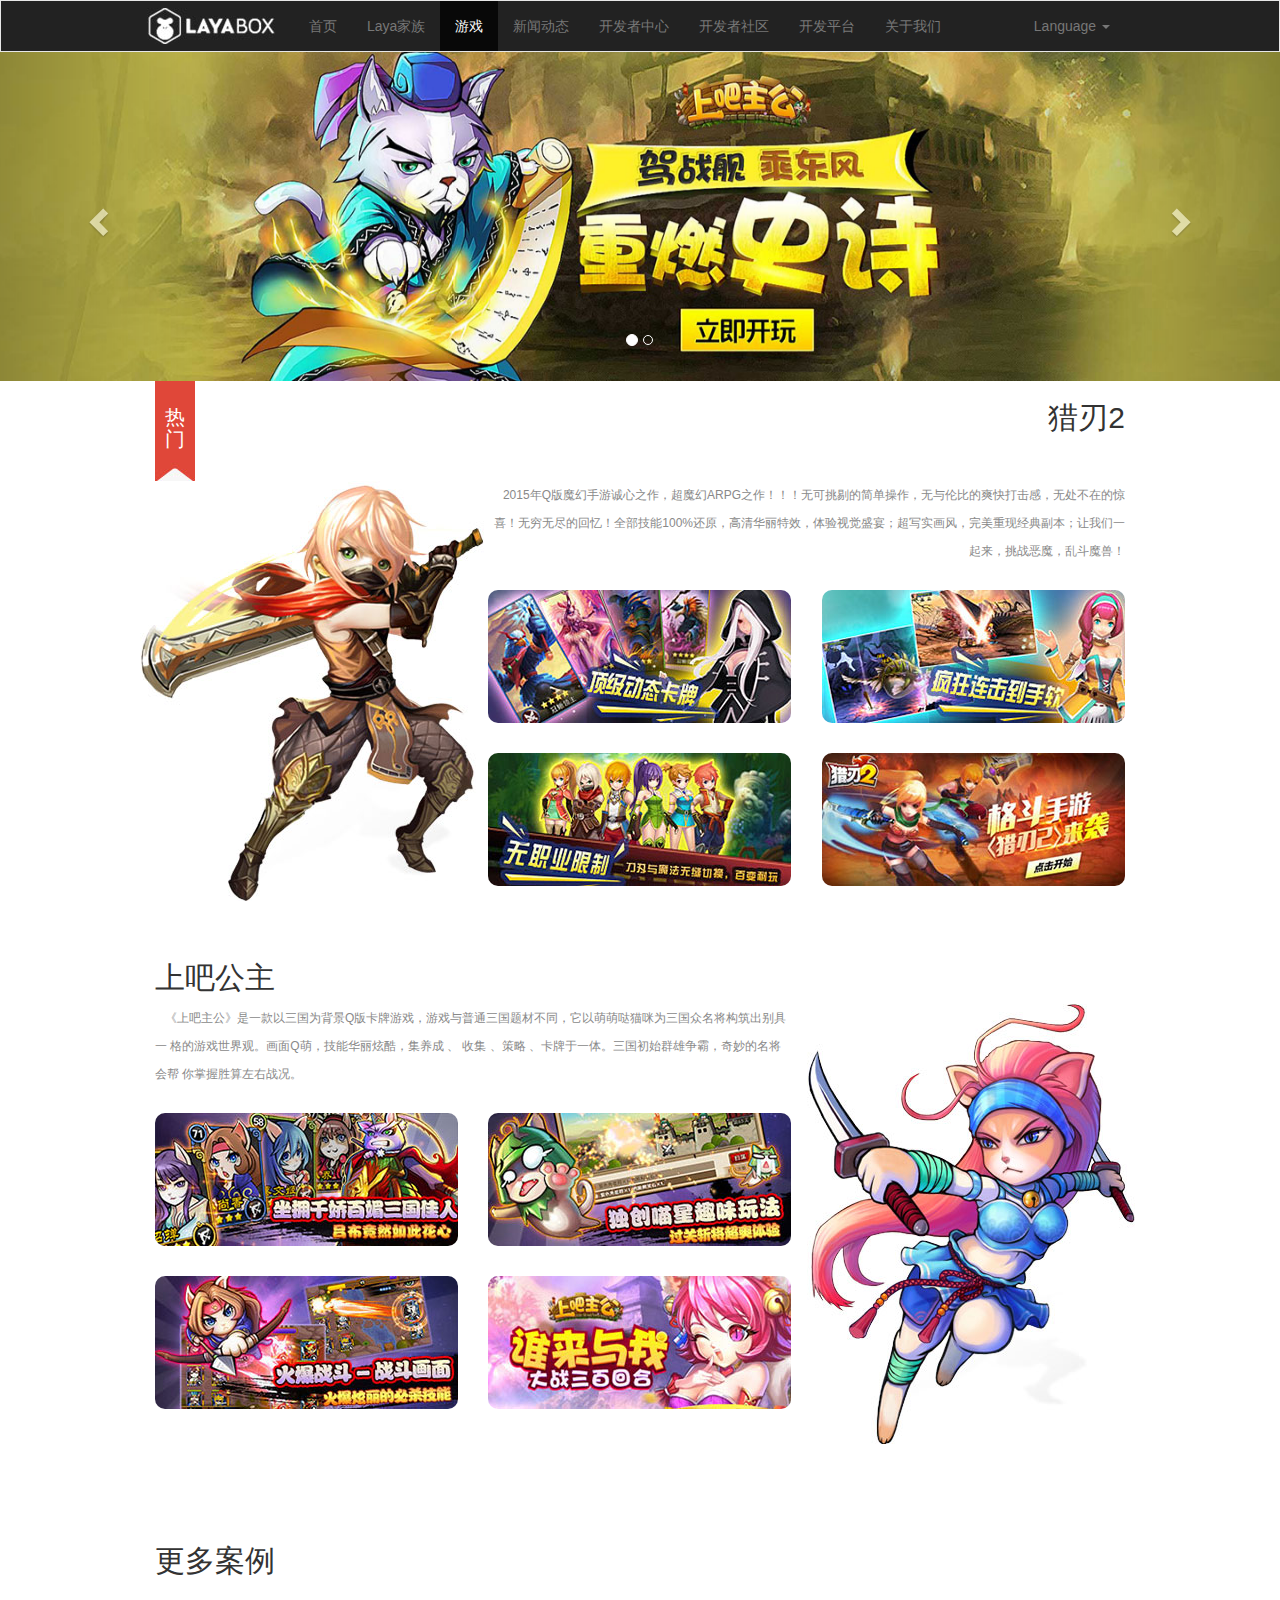
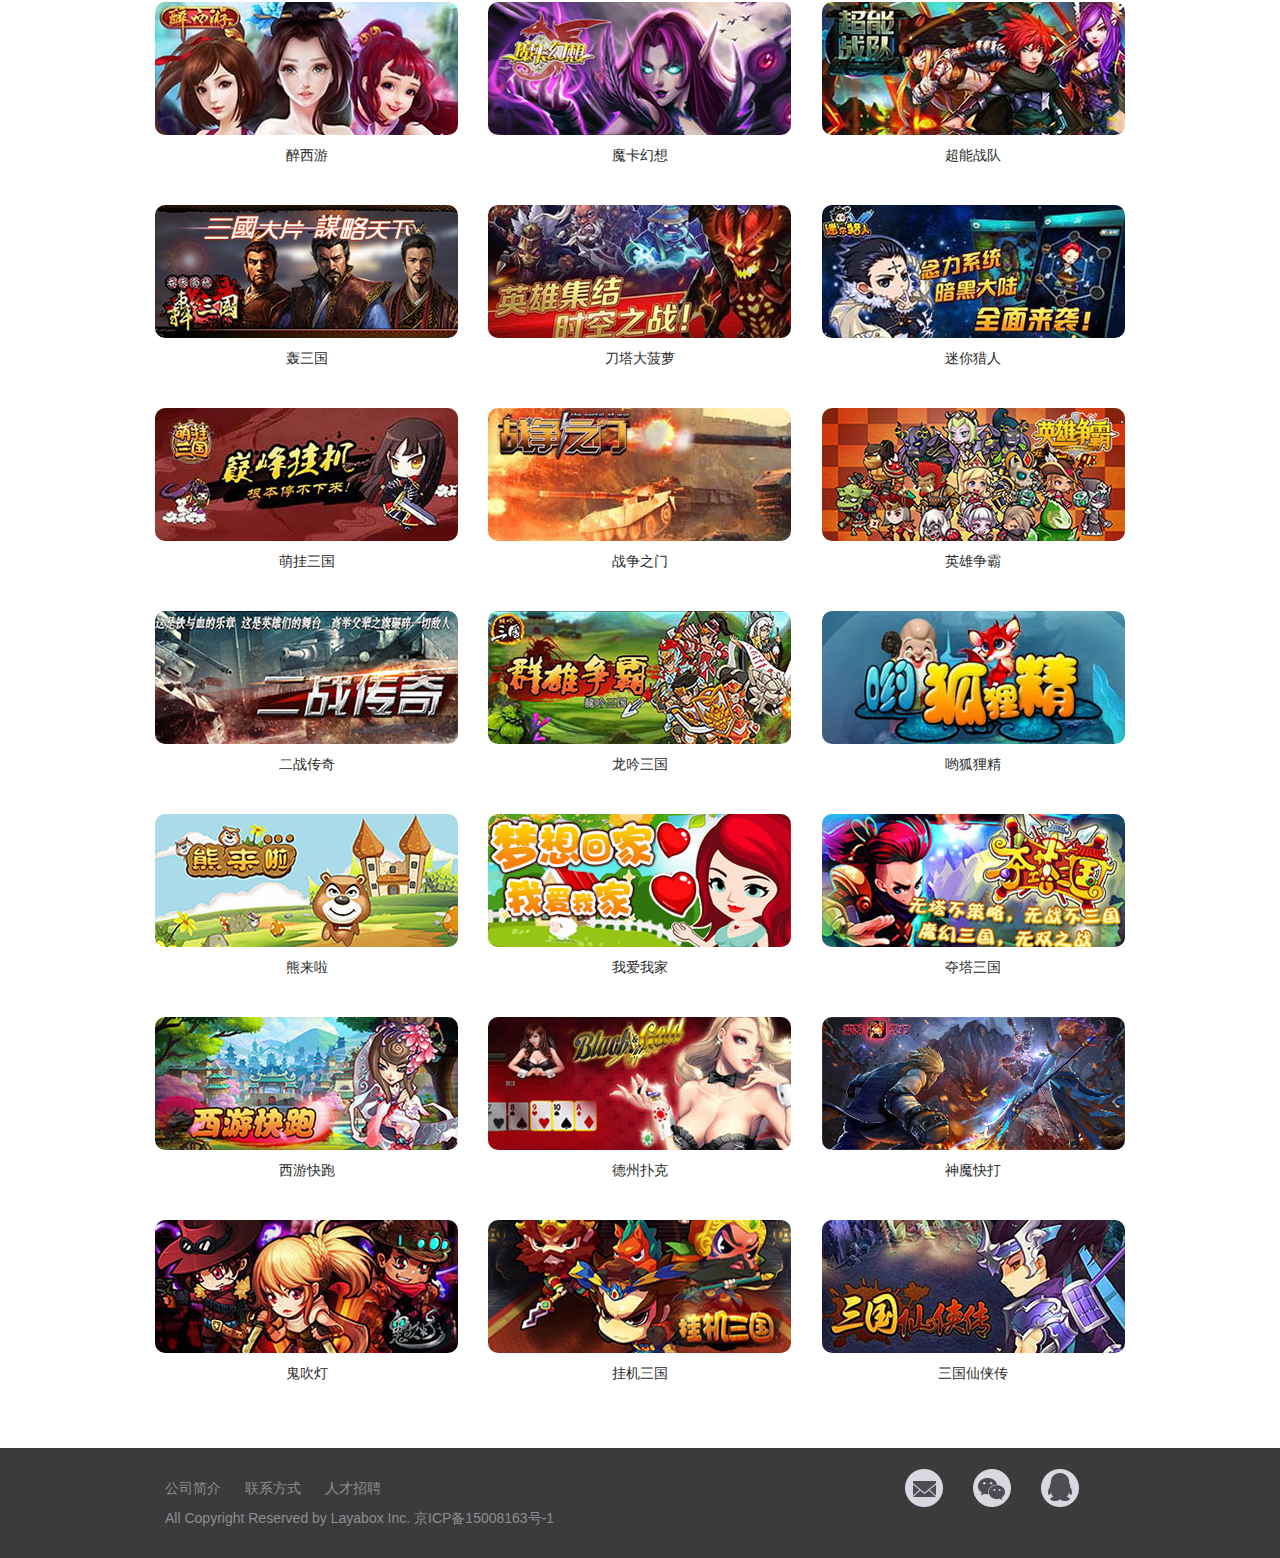
<file: game.html>
<!DOCTYPE html>
<html lang="en">

<head>
    <meta charset="UTF-8">
    <meta name="viewport" content="width=device-width,initial-scale=1,minimum-scale=1,maximum-scale=1,user-scalable=no" />
    <meta http-equiv="X-UA-Compatible" content="ie=edge">
    <title>游戏</title>
    <!-- bootstrap.css -->
    <link rel="stylesheet" href="css/bootstrap.css">
    <!-- 首页 -->
    <link rel="stylesheet" href="css/game.css">
    <!-- 公共样式 -->
    <link rel="stylesheet" href="css/public.css">
    <!-- logo -->
    <link rel="shortcut icon" href="img/favicon.ico" type="image/x-icon">
</head>

<body>
    <!-- 导航栏 s -->
    <nav class="navbar navbar-default">
        <div class="container">
            <div class="navbar-header">
                <button type="button" class="navbar-toggle collapsed" data-toggle="collapse" data-target="#navbar" aria-expanded="false" aria-controls="navbar">
                  <span class="sr-only">Toggle navigation</span>
                  <span class="icon-bar"></span>
                  <span class="icon-bar"></span>
                  <span class="icon-bar"></span>
                </button>
                <!-- logo -->
                <a class="navbar-brand" href="#"><img src="img/public/logo.jpg" alt=""></a>
            </div>
            <div id="navbar" class="navbar-collapse collapse">
                <ul class="nav navbar-nav">
                    <li><a href="index.html">首页</a></li>
                    <li><a href="laya.html">Laya家族</a></li>
                    <li class="active"><a href="game.html">游戏</a></li>
                    <li><a href="news.html">新闻动态</a></li>
                    <li><a href="#">开发者中心</a></li>
                    <li class="hidden992"><a href="#">开发者社区</a></li>
                    <li class="hidden992"><a href="#">开发平台</a></li>
                    <li class="hidden992"><a href="about.html">关于我们</a></li>
                    <li class="dropdown more">
                        <a href="#" class="dropdown-toggle" data-toggle="dropdown">
                                更多<span class="caret"></span>
                            </a>
                        <ul class="dropdown-menu">
                            <li>
                                <a href="#">开发者社区</a>
                            </li>
                            <li>
                                <a href="#">开发平台</a>
                            </li>
                            <li>
                                <a href="about.html">关于我们</a>
                            </li>
                        </ul>
                    </li>
                </ul>

                <!--右侧语言按钮-->
                <ul class="nav navbar-nav navbar-right">
                    <li class="dropdown">
                        <a href="#" class="dropdown-toggle" data-toggle="dropdown" role="button" aria-haspopup="true" aria-expanded="false">Language <span class="caret"></span></a>
                        <ul class="dropdown-menu">
                            <li>
                                <a href="#">中文</a>
                            </li>
                            <li>
                                <a href="#">English</a>
                            </li>
                        </ul>
                    </li>
                </ul>
            </div>
            <!--/.nav-collapse -->
        </div>
        <!--/.container-fluid -->
    </nav>
    <!-- 导航栏 e-->
    <!-- 轮播图 -->
    <div id="myCarousel" class="carousel slide" data-ride="carousel">
        <!-- Indicators -->
        <ol class="carousel-indicators">
            <li data-target="#myCarousel" data-slide-to="0" class="active"></li>
            <li data-target="#myCarousel" data-slide-to="1"></li>
            <!-- <li data-target="#myCarousel" data-slide-to="2"></li> -->
        </ol>
        <div class="carousel-inner" role="listbox">
            <div class="item active">
                <img class="first-slide" src="img/game/banner_1.jpg" alt="First slide">
            </div>
            <div class="item">
                <img class="second-slide" src="img/game/banner_1.jpg" alt="Second slide">
            </div>
        </div>
        <a class="left carousel-control" href="#myCarousel" role="button" data-slide="prev">
            <span class="glyphicon glyphicon-chevron-left" aria-hidden="true"></span>
            <span class="sr-only">Previous</span>
        </a>
        <a class="right carousel-control" href="#myCarousel" role="button" data-slide="next">
            <span class="glyphicon glyphicon-chevron-right" aria-hidden="true"></span>
            <span class="sr-only">Next</span>
        </a>
    </div>
    <!-- 热门游戏  s-->
    <div id="hot_game">
        <div class="container">
            <div class="title clearfix">
                <h4>热门</h4>
                <h2>猎刃2</h2>
            </div>
            <div class="row">
                <div class="col-md-4 hidden-xs left_img">
                    <a href=""><img src="img/game/hot_1.jpg" alt=""></a>
                </div>
                <div class="col-md-8 right_img">
                    <div class="row">
                        <div class="col-sm-12 col-xs-12">
                            <p>2015年Q版魔幻手游诚心之作，超魔幻ARPG之作！！！无可挑剔的简单操作，无与伦比的爽快打击感，无处不在的惊 喜！无穷无尽的回忆！全部技能100%还原，高清华丽特效，体验视觉盛宴；超写实画风，完美重现经典副本；让我们一 起来，挑战恶魔，乱斗魔兽！
                            </p>
                        </div>
                        <div class="col-xs-6 col-sm-6 game_detail_1">
                            <a href=""><img src="img/game/hot_2.jpg" alt=""></a>
                        </div>
                        <div class="col-xs-6 col-sm-6 game_detail_1">
                            <a href=""><img src="img/game/hot_3.jpg" alt=""></a>
                        </div>
                        <div class="col-xs-6 col-sm-6 game_detail_1">
                            <a href=""><img src="img/game/hot_4.jpg" alt=""></a>
                        </div>
                        <div class="col-xs-6 col-sm-6 game_detail_1">
                            <a href=""><img src="img/game/hot_5.jpg" alt=""></a>
                        </div>
                    </div>
                </div>
            </div>
        </div>
    </div>
    <!-- 热门游戏 e-->
    <!-- 上吧公主 s -->
    <div id="princess">
        <div class="container">
            <div class="title clearfix">
                <h2>上吧公主</h2>
            </div>
            <div class="row">
                <div class="col-md-8 right_img">
                    <div class="row">
                        <div class="col-sm-12 col-xs-12">
                            <p>《上吧主公》是一款以三国为背景Q版卡牌游戏，游戏与普通三国题材不同，它以萌萌哒猫咪为三国众名将构筑出别具一 格的游戏世界观。画面Q萌，技能华丽炫酷，集养成 、 收集 、策略 、卡牌于一体。三国初始群雄争霸，奇妙的名将会帮 你掌握胜算左右战况。
                            </p>
                        </div>
                        <div class="col-xs-6 col-sm-6 game_detail_1">
                            <a href=""><img src="img/game/princess_1.jpg" alt=""></a>
                        </div>
                        <div class="col-xs-6 col-sm-6 game_detail_1">
                            <a href=""><img src="img/game/princess_2.jpg"" alt=""></a>
                        </div>
                        <div class="col-xs-6 col-sm-6 game_detail_1">
                            <a href=""><img src="img/game/princess_3.jpg"" alt=""></a>
                        </div>
                        <div class="col-xs-6 col-sm-6 game_detail_1">
                            <a href=""><img src="img/game/princess_4.jpg"" alt=""></a>
                        </div>
                    </div>
                </div>
                <div class="col-md-4 hidden-xs left_img">
                    <a href=""><img src="img/game/princess.jpg" alt=""></a>
                </div>
            </div>
        </div>
    </div>
    <!-- 上吧公主 e-->
    <!-- 更多案例 s -->
    <div id="more_example">
        <div class="container">
            <div class="row">
                <div class="col-xs-12 col-sm-12 col-md-12 title">
                    <h2>更多案例</h2>
                </div>
                <div class="col-md-12">
                    <div class="row">
                        <div class="col-xs-6 col-sm-6 col-md-4 game_detail_1">
                            <a href=""><img src="img/game/more_1.jpg" alt=""></a>
                            <p>醉西游</p>
                        </div>
                        <div class="col-xs-6 col-sm-6 col-md-4 game_detail_1">
                            <a href=""><img src="img/game/more_2.jpg" alt=""></a>
                            <p>魔卡幻想</p>
                        </div>
                        <div class="col-xs-6 col-sm-6 col-md-4 game_detail_1">
                            <a href=""><img src="img/game/more_3.jpg" alt=""></a>
                            <p>超能战队</p>
                        </div>
                        <div class="col-xs-6 col-sm-6 col-md-4 game_detail_1">
                            <a href=""><img src="img/game/more_4.jpg" alt=""></a>
                            <p>轰三国</p>
                        </div>
                        <div class="col-xs-6 col-sm-6 col-md-4 game_detail_1">
                            <a href=""><img src="img/game/more_5.jpg" alt=""></a>
                            <p>刀塔大菠萝</p>
                        </div>
                        <div class="col-xs-6 col-sm-6 col-md-4 game_detail_1">
                            <a href=""><img src="img/game/more_6.jpg" alt=""></a>
                            <p>迷你猎人</p>
                        </div>
                        <div class="col-xs-6 col-sm-6 col-md-4 game_detail_1">
                            <a href=""><img src="img/game/more_7.jpg" alt=""></a>
                            <p>萌挂三国</p>
                        </div>
                        <div class="col-xs-6 col-sm-6 col-md-4 game_detail_1">
                            <a href=""><img src="img/game/more_8.jpg" alt=""></a>
                            <p>战争之门</p>
                        </div>
                        <div class="col-xs-6 col-sm-6 col-md-4 game_detail_1">
                            <a href=""><img src="img/game/more_9.jpg" alt=""></a>
                            <p>英雄争霸</p>
                        </div>
                        <div class="col-xs-6 col-sm-6 col-md-4 game_detail_1">
                            <a href=""><img src="img/game/more_10.jpg" alt=""></a>
                            <p>二战传奇</p>
                        </div>
                        <div class="col-xs-6 col-sm-6 col-md-4 game_detail_1">
                            <a href=""><img src="img/game/more_11.jpg" alt=""></a>
                            <p>龙吟三国</p>
                        </div>
                        <div class="col-xs-6 col-sm-6 col-md-4 game_detail_1">
                            <a href=""><img src="img/game/more_12.jpg" alt=""></a>
                            <p>哟狐狸精</p>
                        </div>
                        <div class="col-xs-6 col-sm-6 col-md-4 game_detail_1">
                            <a href=""><img src="img/game/more_13.jpg" alt=""></a>
                            <p>熊来啦</p>
                        </div>
                        <div class="col-xs-6 col-sm-6 col-md-4 game_detail_1">
                            <a href=""><img src="img/game/more_14.jpg" alt=""></a>
                            <p>我爱我家</p>
                        </div>
                        <div class="col-xs-6 col-sm-6 col-md-4 game_detail_1">
                            <a href=""><img src="img/game/more_15.jpg" alt=""></a>
                            <p>夺塔三国</p>
                        </div>
                        <div class="col-xs-6 col-sm-6 col-md-4 game_detail_1">
                            <a href=""><img src="img/game/more_16.jpg" alt=""></a>
                            <p>西游快跑</p>
                        </div>
                        <div class="col-xs-6 col-sm-6 col-md-4 game_detail_1">
                            <a href=""><img src="img/game/more_17.jpg" alt=""></a>
                            <p>德州扑克</p>
                        </div>
                        <div class="col-xs-6 col-sm-6 col-md-4 game_detail_1">
                            <a href=""><img src="img/game/more_18.jpg" alt=""></a>
                            <p>神魔快打</p>
                        </div>
                        <div class="col-xs-6 col-sm-6 col-md-4 game_detail_1">
                            <a href=""><img src="img/game/more_19.jpg" alt=""></a>
                            <p>鬼吹灯</p>
                        </div>
                        <div class="col-xs-6 col-sm-6 col-md-4 game_detail_1">
                            <a href=""><img src="img/game/more_20.jpg" alt=""></a>
                            <p>挂机三国</p>
                        </div>
                        <div class="col-xs-6 col-sm-6 col-md-4 game_detail_1">
                            <a href=""><img src="img/game/more_21.jpg" alt=""></a>
                            <p>三国仙侠传</p>
                        </div>
                    </div>
                </div>
            </div>
        </div>
    </div>
    <!-- 更多案例 e-->
    <!-- 底部 s -->
    <footer>
        <div class="container ">
            <div class="row ">
                <div class="col-md-9 col-sm-8 ">
                    <div class="row ">
                        <div class="col-xs-12 col-sm-12 text ">
                            <a href=" ">公司简介</a>
                            <a href=" ">联系方式</a>
                            <a href=" ">人才招聘</a>
                        </div>
                        <div class="col-xs-12 col-sm-12 title ">
                            <p>All Copyright Reserved by Layabox Inc. 京ICP备15008163号-1 </p>
                        </div>
                    </div>
                </div>
                <div class="col-md-3 col-sm-4 hidden-xs contact ">
                    <a href=""><img src="img/index/email.jpg " alt=" "></a>
                    <a href="javascript:;"><img src="img/index/wechat.jpg " alt=" ">
                        <span><img src="img/index/code.jpg " alt=" "></span></a>
                    <a href=""><img src="img/index/qq_concat.jpg " alt=" "></a>
                </div>
            </div>
        </div>
    </footer>
    <!-- 底部 e -->
    <script src="js/jquery-2.1.0.js "></script>
    <script src="js/bootstrap.js "></script>
</body>

</html>
</file>
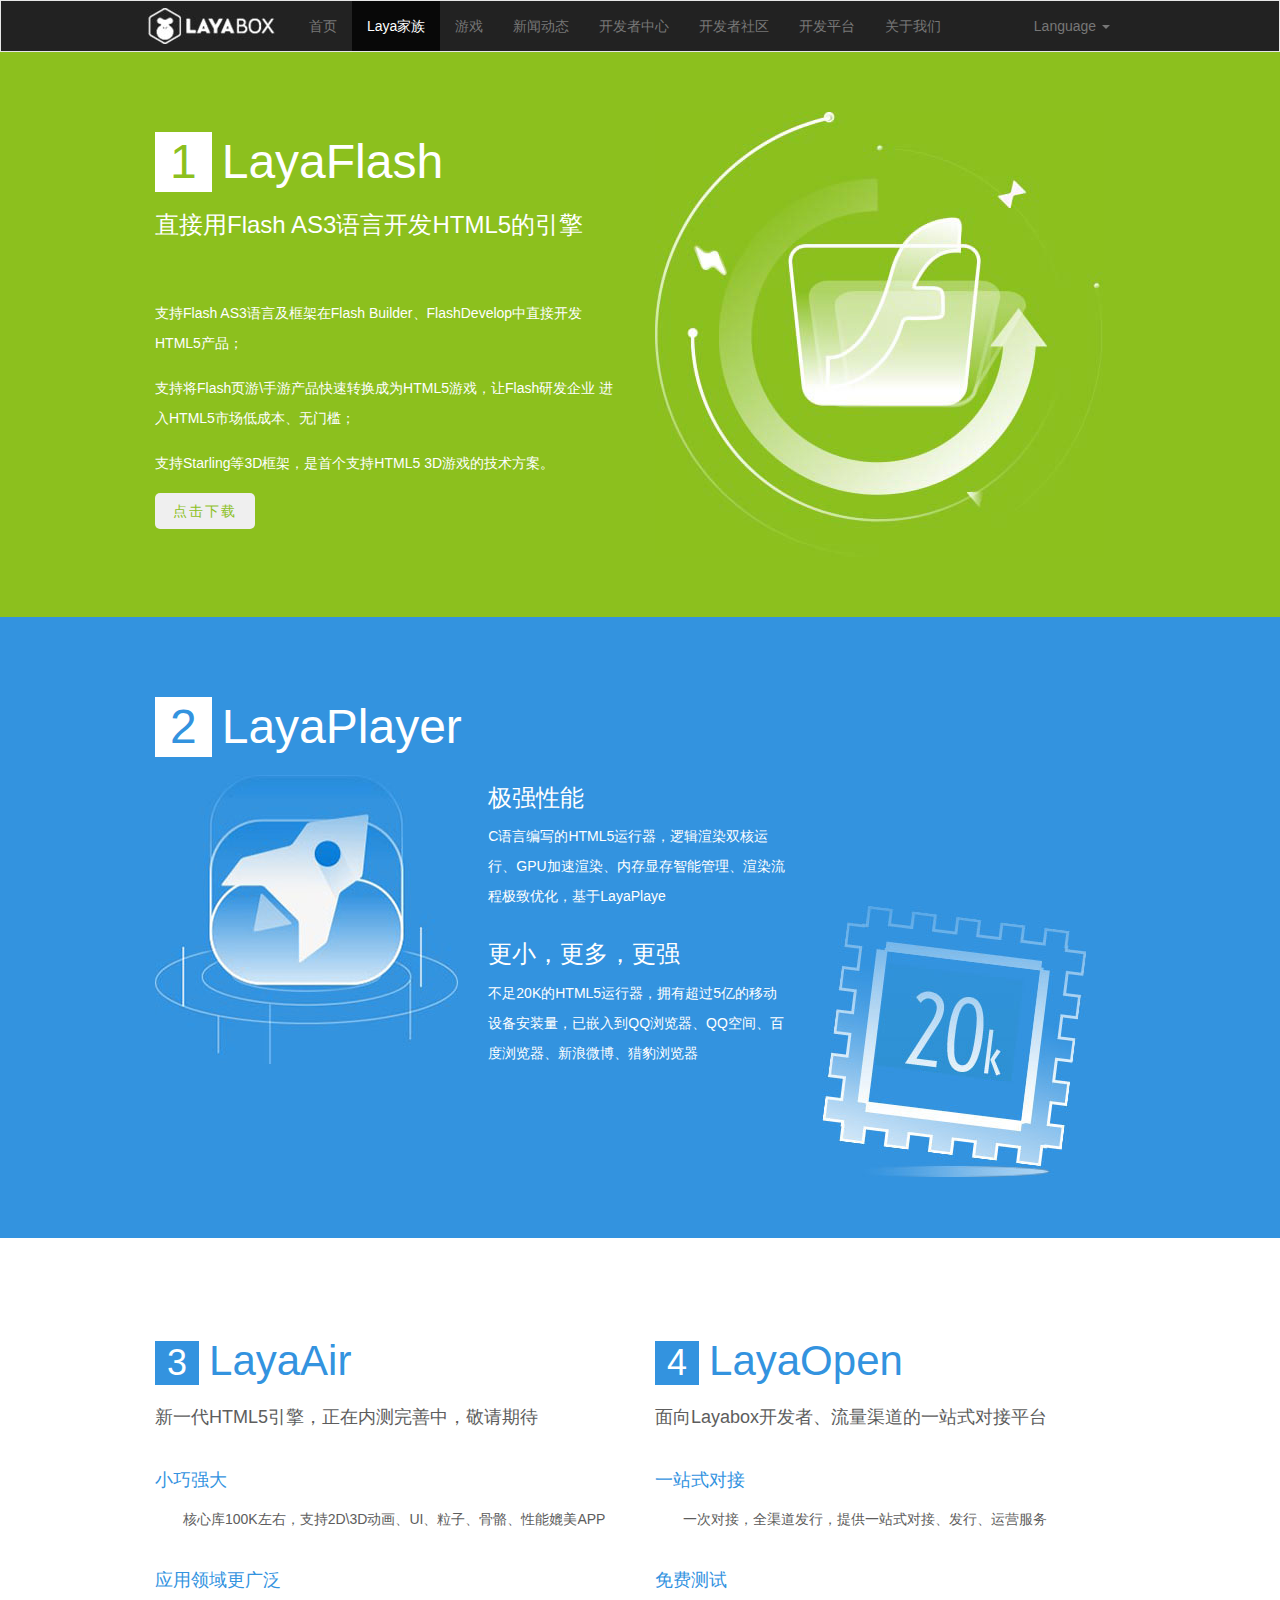
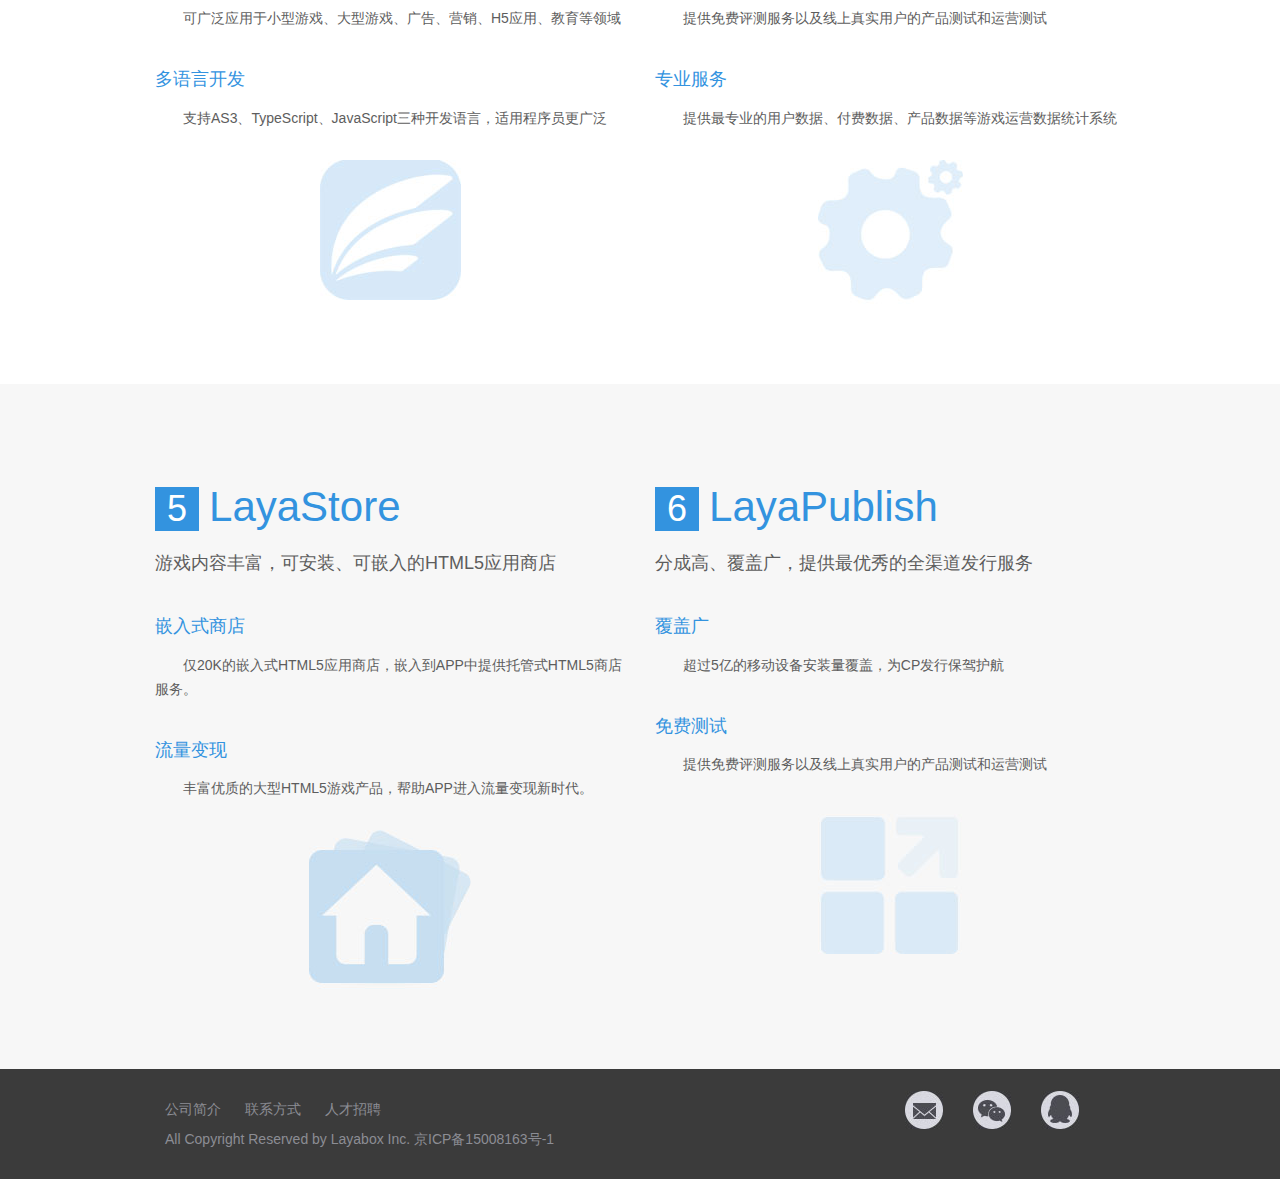
<file: laya.html>
<!DOCTYPE html>
<html lang="en">

<head>
    <meta charset="UTF-8">
    <meta name="viewport" content="width=device-width,initial-scale=1,minimum-scale=1,maximum-scale=1,user-scalable=no" />
    <meta http-equiv="X-UA-Compatible" content="ie=edge">
    <title>laya家族</title>
    <!-- bootstrap.css -->
    <link rel="stylesheet" href="css/bootstrap.css">
    <!-- 首页 -->
    <link rel="stylesheet" href="css/laya.css">
    <!-- 公共样式 -->
    <link rel="stylesheet" href="css/public.css">
    <!-- logo -->
    <link rel="shortcut icon" href="img/favicon.ico" type="image/x-icon">
</head>

<body>
    <!-- 导航栏 s -->
    <nav class="navbar navbar-default">
        <div class="container">
            <div class="navbar-header">
                <button type="button" class="navbar-toggle collapsed" data-toggle="collapse" data-target="#navbar" aria-expanded="false" aria-controls="navbar">
                  <span class="sr-only">Toggle navigation</span>
                  <span class="icon-bar"></span>
                  <span class="icon-bar"></span>
                  <span class="icon-bar"></span>
                </button>
                <!-- logo -->
                <a class="navbar-brand" href="#"><img src="img/public/logo.jpg" alt=""></a>
            </div>
            <div id="navbar" class="navbar-collapse collapse">
                <ul class="nav navbar-nav">
                    <li><a href="index.html">首页</a></li>
                    <li class="active"><a href="laya.html">Laya家族</a></li>
                    <li><a href="game.html">游戏</a></li>
                    <li><a href="news.html">新闻动态</a></li>
                    <li><a href="#">开发者中心</a></li>
                    <li class="hidden992"><a href="#">开发者社区</a></li>
                    <li class="hidden992"><a href="#">开发平台</a></li>
                    <li class="hidden992"><a href="about.html">关于我们</a></li>
                    <li class="dropdown more">
                        <a href="#" class="dropdown-toggle" data-toggle="dropdown">
                                更多<span class="caret"></span>
                            </a>
                        <ul class="dropdown-menu">
                            <li>
                                <a href="#">开发者社区</a>
                            </li>
                            <li>
                                <a href="#">开发平台</a>
                            </li>
                            <li>
                                <a href="about.html">关于我们</a>
                            </li>
                        </ul>
                    </li>
                </ul>

                <!--右侧语言按钮-->
                <ul class="nav navbar-nav navbar-right">
                    <li class="dropdown">
                        <a href="#" class="dropdown-toggle" data-toggle="dropdown" role="button" aria-haspopup="true" aria-expanded="false">Language <span class="caret"></span></a>
                        <ul class="dropdown-menu">
                            <li>
                                <a href="#">中文</a>
                            </li>
                            <li>
                                <a href="#">English</a>
                            </li>
                        </ul>
                    </li>
                </ul>
            </div>
            <!--/.nav-collapse -->
        </div>
        <!--/.container-fluid -->
    </nav>
    <!-- 导航栏 e-->
    <!-- LayaFlash -->
    <div id="LayaFlash">
        <div class="container w1000">
            <div class="row myRaw">
                <div class="col-sm-12 col-md-6 col-xs-12 left_img">
                    <h1><span>1</span>LayaFlash</h1>
                    <h2>直接用Flash AS3语言开发HTML5的引擎 </h2>
                    <p class="content_text_1">支持Flash AS3语言及框架在Flash Builder、FlashDevelop中直接开发 HTML5产品； </p>
                    <p class="content_text_2">支持将Flash页游\手游产品快速转换成为HTML5游戏，让Flash研发企业 进入HTML5市场低成本、无门槛；</p>
                    <p class="content_text_3">支持Starling等3D框架，是首个支持HTML5 3D游戏的技术方案。</p>
                    <button>点击下载</button>
                </div>
                <div class="col-sm-12 col-md-6  hidden-xs right_img">
                    <img src="img/laya/flash_1.jpg" alt="">
                </div>
            </div>
        </div>
    </div>
    <!-- LayaPlayer  s-->
    <div id="LayaPlayer">
        <div class="container">
            <div class="row">
                <div class="col-md-12 col-xs-12 col-sm-12 left_img">
                    <h1><span>2</span>LayaPlayer</h1>
                </div>
                <div class="col-md-12">
                    <div class="row">
                        <div class="col-xs-12 col-sm-12 col-md-4 hidden-xs">
                            <a href=""><img src="img/laya/player_1.jpg" alt=""></a>
                        </div>
                        <div class="col-xs-12 col-sm-12 col-md-4 content">
                            <h4>极强性能</h4>
                            <p>C语言编写的HTML5运行器，逻辑渲染双核运 行、GPU加速渲染、内存显存智能管理、渲染流 程极致优化，基于LayaPlaye</p>
                            <h4>更小，更多，更强</h4>
                            <p>不足20K的HTML5运行器，拥有超过5亿的移动 设备安装量，已嵌入到QQ浏览器、QQ空间、百 度浏览器、新浪微博、猎豹浏览器</p>
                        </div>
                        <div class="col-xs-12 col-sm-12 col-md-4 hidden-xs right_img">
                            <a href=""><img src="img/laya/player_2.jpg" alt=""></a>
                        </div>
                    </div>
                </div>
            </div>
        </div>
    </div>
    <!-- LayaPlayer e-->
    <!-- LayaAir s -->
    <div id="LayaAir">
        <div class="container">
            <div class="row">
                <div class="col-md-6 left_text">
                    <h3><span>3</span>LayaAir</h3>
                    <p class="text">新一代HTML5引擎，正在内测完善中，敬请期待</p>
                    <div class="row my_row">
                        <div class="col-xs-12 col-sm-12 col-md-12 left_text_detail">
                            <h4>小巧强大</h4>
                            <p>核心库100K左右，支持2D\3D动画、UI、粒子、骨骼、性能媲美APP</p>
                        </div>
                        <div class="col-xs-12 col-sm-12 col-md-12 left_text_detail">
                            <h4>应用领域更广泛</h4>
                            <p>可广泛应用于小型游戏、大型游戏、广告、营销、H5应用、教育等领域</p>
                        </div>
                        <div class="col-xs-12 col-sm-12 col-md-12 left_text_detail">
                            <h4>多语言开发</h4>
                            <p>支持AS3、TypeScript、JavaScript三种开发语言，适用程序员更广泛</p>
                        </div>
                        <div class="col-xs-12 col-sm-12 col-md-12 md_img">
                            <img src=" img/laya/ari_1.jpg " alt=" ">
                        </div>
                    </div>
                </div>
                <div class="col-md-6  left_text">
                    <h3><span>4</span>LayaOpen</h3>
                    <p class="text">面向Layabox开发者、流量渠道的一站式对接平台</p>
                    <div class="row my_row">
                        <div class="col-xs-12 col-sm-12 col-md-12 left_text_detail">
                            <h4>一站式对接</h4>
                            <p>一次对接，全渠道发行，提供一站式对接、发行、运营服务</p>
                        </div>
                        <div class="col-xs-12 col-sm-12 col-md-12 left_text_detail">
                            <h4>免费测试</h4>
                            <p> 提供免费评测服务以及线上真实用户的产品测试和运营测试</p>
                        </div>
                        <div class="col-xs-12 col-sm-12 col-md-12 left_text_detail">
                            <h4>专业服务</h4>
                            <p> 提供最专业的用户数据、付费数据、产品数据等游戏运营数据统计系统</p>
                        </div>
                        <div class="col-xs-12 col-sm-12 col-md-12 md_img">
                            <img src=" img/laya/ari_2.jpg " alt=" ">
                        </div>
                    </div>
                </div>
            </div>
        </div>
    </div>
    <!-- LayaAir e-->
    <!-- LayaStore s -->
    <div id="LayaStore">
        <div class="container">
            <div class="row">
                <div class="col-md-6 left_text">
                    <h3><span>5</span>LayaStore</h3>
                    <p class="text">游戏内容丰富，可安装、可嵌入的HTML5应用商店</p>
                    <div class="row my_row">
                        <div class="col-xs-12 col-sm-12 col-md-12 left_text_detail">
                            <h4>嵌入式商店</h4>
                            <p>仅20K的嵌入式HTML5应用商店，嵌入到APP中提供托管式HTML5商店 服务。</p>
                        </div>
                        <div class="col-xs-12 col-sm-12 col-md-12 left_text_detail">
                            <h4>流量变现</h4>
                            <p>丰富优质的大型HTML5游戏产品，帮助APP进入流量变现新时代。</p>
                        </div>
                        <div class="col-xs-12 col-sm-12 col-md-12 md_img">
                            <img src=" img/laya/store.jpg " alt=" ">
                        </div>
                    </div>
                </div>
                <div class="col-md-6  left_text">
                    <h3><span>6</span>LayaPublish</h3>
                    <p class="text"> 分成高、覆盖广，提供最优秀的全渠道发行服务</p>
                    <div class="row my_row">
                        <div class="col-xs-12 col-sm-12 col-md-12 left_text_detail">
                            <h4>覆盖广</h4>
                            <p>超过5亿的移动设备安装量覆盖，为CP发行保驾护航</p>
                        </div>
                        <div class="col-xs-12 col-sm-12 col-md-12 left_text_detail">
                            <h4>免费测试</h4>
                            <p> 提供免费评测服务以及线上真实用户的产品测试和运营测试</p>
                        </div>
                        <div class="col-xs-12 col-sm-12 col-md-12 md_img">
                            <img src=" img/laya/store_2.jpg " alt=" ">
                        </div>
                    </div>
                </div>
            </div>
        </div>
    </div>
    <!-- LayaStore e-->
    <!-- 底部 s -->
    <footer>
        <div class="container ">
            <div class="row ">
                <div class="col-md-9 col-sm-8 ">
                    <div class="row ">
                        <div class="col-xs-12 col-sm-12 text ">
                            <a href=" ">公司简介</a>
                            <a href=" ">联系方式</a>
                            <a href=" ">人才招聘</a>
                        </div>
                        <div class="col-xs-12 col-sm-12 title ">
                            <p>All Copyright Reserved by Layabox Inc. 京ICP备15008163号-1 </p>
                        </div>
                    </div>
                </div>
                <div class="col-md-3 col-sm-4 hidden-xs contact ">
                    <a href=" "><img src="img/index/email.jpg " alt=" "></a>
                    <a href="javascript:;"><img src="img/index/wechat.jpg " alt=" ">
                        <span><img src="img/index/code.jpg " alt=" "></span></a>
                    <a href=" "><img src="img/index/qq_concat.jpg " alt=" "></a>
                </div>
            </div>
        </div>
    </footer>
    <!-- 底部 e -->
    <script src="js/jquery-2.1.0.js "></script>
    <script src="js/bootstrap.js "></script>
</body>

</html>
</file>
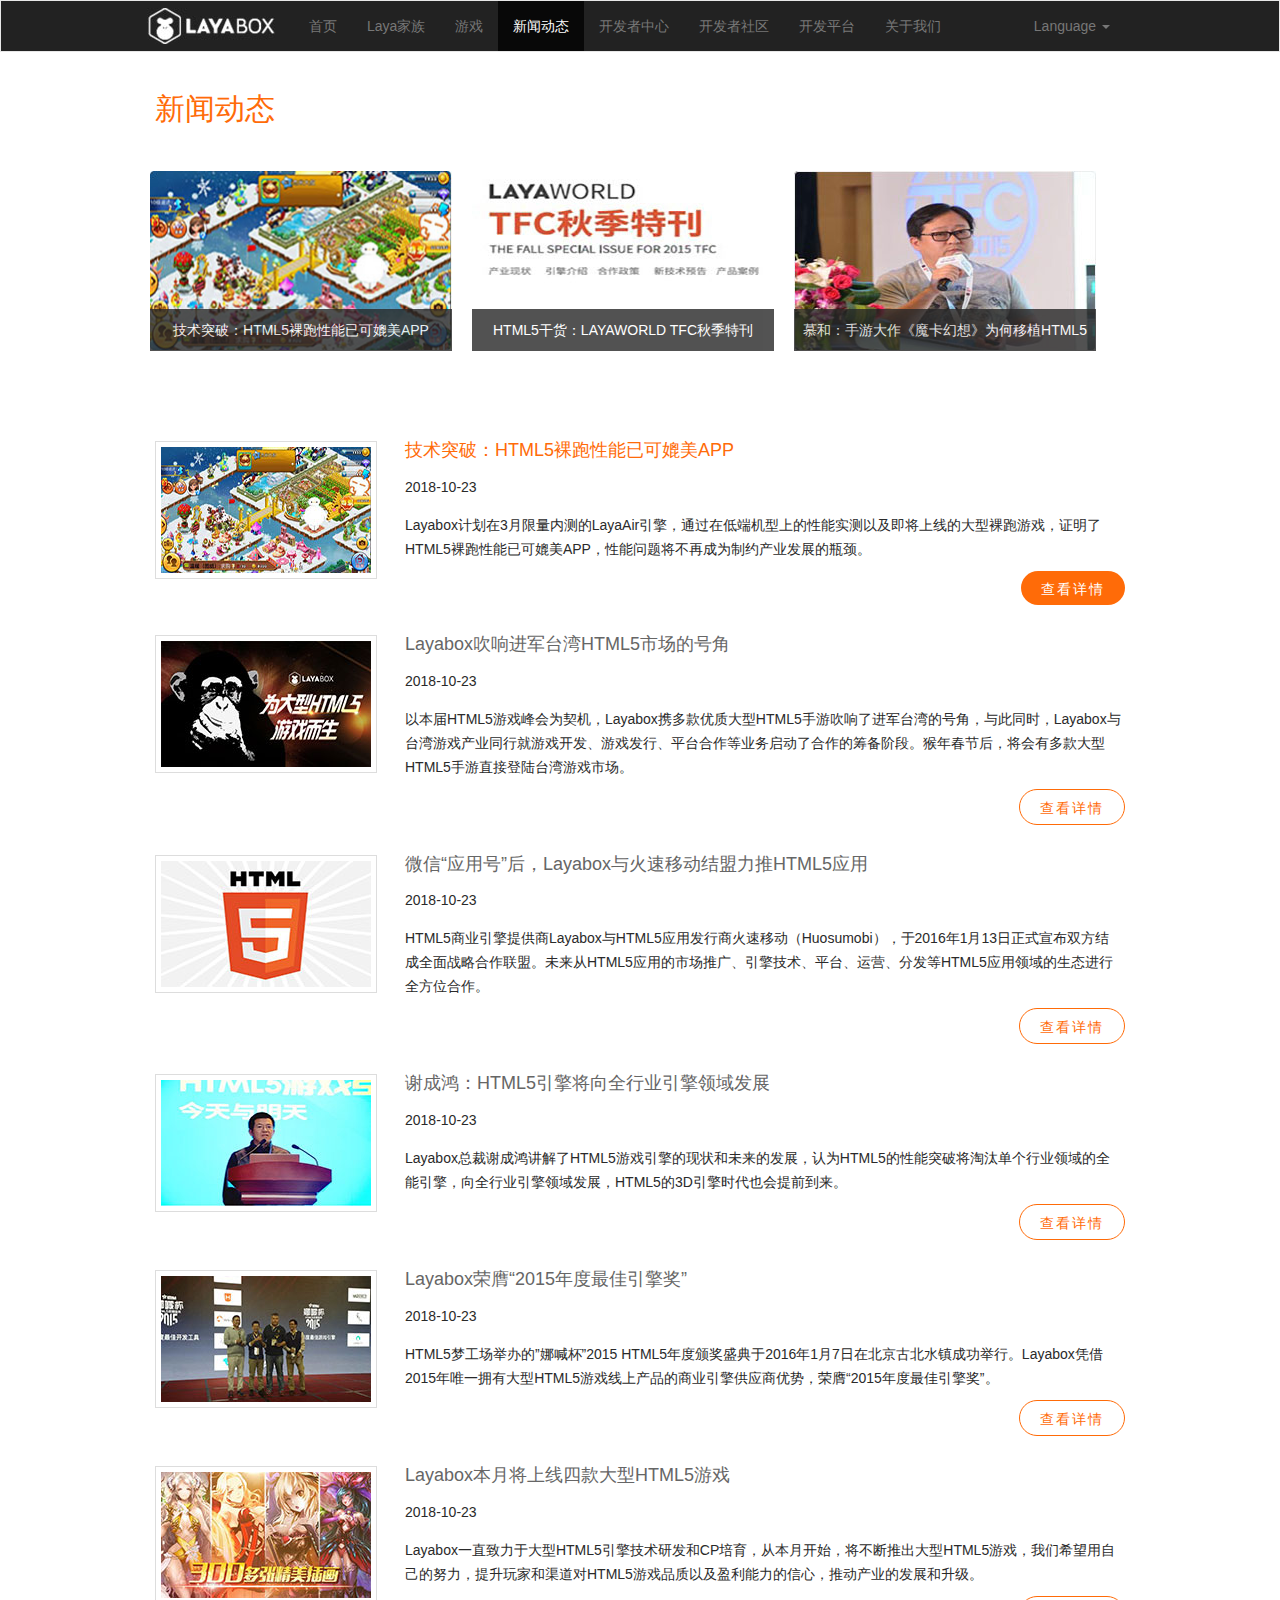
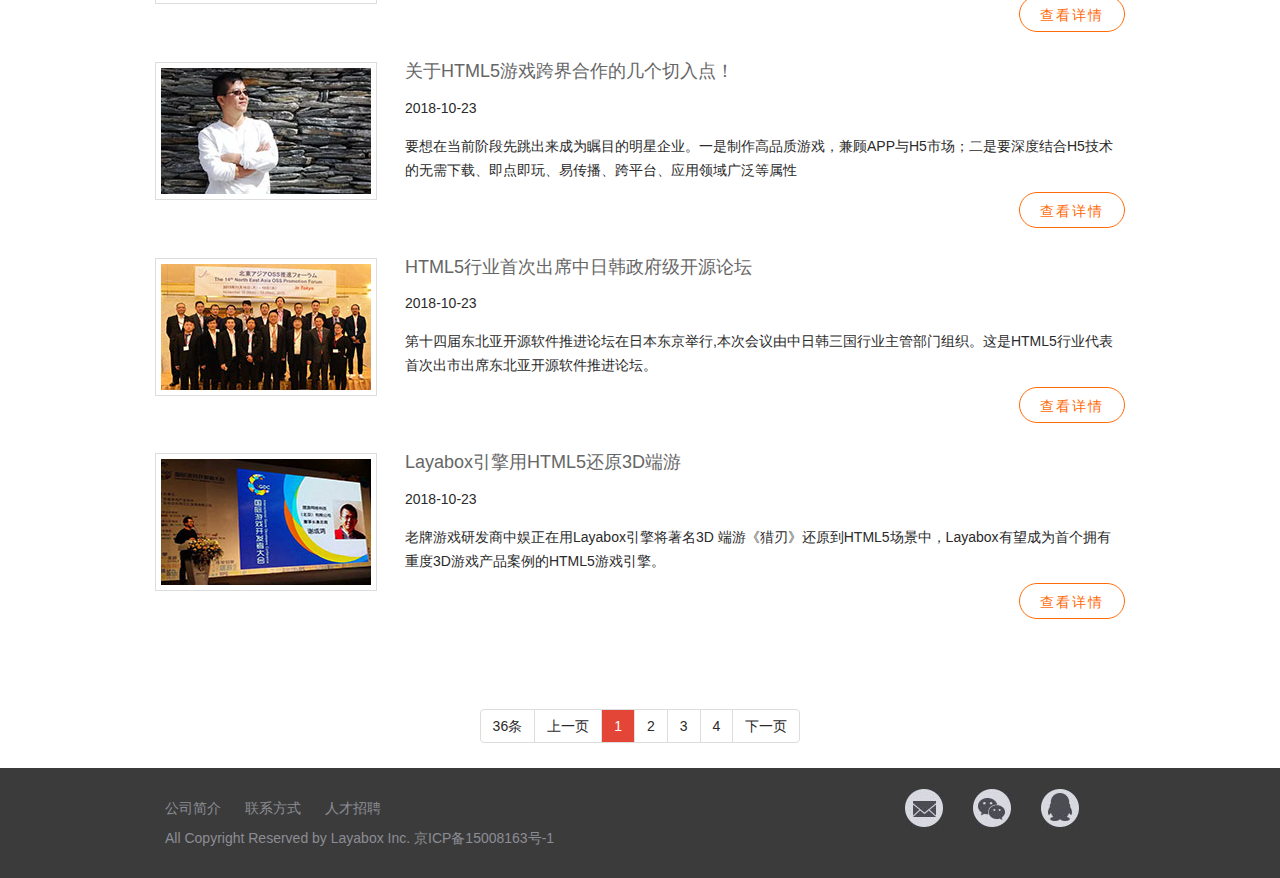
<file: news.html>
<!DOCTYPE html>
<html lang="en">

<head>
    <meta charset="UTF-8">
    <meta name="viewport" content="width=device-width,initial-scale=1,minimum-scale=1,maximum-scale=1,user-scalable=no" />
    <meta http-equiv="X-UA-Compatible" content="ie=edge">
    <title>新闻动态</title>
    <!-- bootstrap.css -->
    <link rel="stylesheet" href="css/bootstrap.css">
    <!-- 首页 -->
    <link rel="stylesheet" href="css/news.css">
    <!-- 公共样式 -->
    <link rel="stylesheet" href="css/public.css">
    <!-- logo -->
    <link rel="shortcut icon" href="img/favicon.ico" type="image/x-icon">
</head>

<body>
    <!-- 导航栏 s -->
    <nav class="navbar navbar-default">
        <div class="container">
            <div class="navbar-header">
                <button type="button" class="navbar-toggle collapsed" data-toggle="collapse" data-target="#navbar" aria-expanded="false" aria-controls="navbar">
                  <span class="sr-only">Toggle navigation</span>
                  <span class="icon-bar"></span>
                  <span class="icon-bar"></span>
                  <span class="icon-bar"></span>
                </button>
                <!-- logo -->
                <a class="navbar-brand" href="#"><img src="img/public/logo.jpg" alt=""></a>
            </div>
            <div id="navbar" class="navbar-collapse collapse">
                <ul class="nav navbar-nav">
                    <li><a href="index.html">首页</a></li>
                    <li><a href="laya.html">Laya家族</a></li>
                    <li><a href="game.html">游戏</a></li>
                    <li class="active"><a href="news.html">新闻动态</a></li>
                    <li><a href="#">开发者中心</a></li>
                    <li class="hidden992"><a href="#">开发者社区</a></li>
                    <li class="hidden992"><a href="#">开发平台</a></li>
                    <li class="hidden992"><a href="about.html">关于我们</a></li>
                    <li class="dropdown more">
                        <a href="#" class="dropdown-toggle" data-toggle="dropdown">
                                更多<span class="caret"></span>
                            </a>
                        <ul class="dropdown-menu">
                            <li>
                                <a href="#">开发者社区</a>
                            </li>
                            <li>
                                <a href="#">开发平台</a>
                            </li>
                            <li>
                                <a href="about.html">关于我们</a>
                            </li>
                        </ul>
                    </li>
                </ul>

                <!--右侧语言按钮-->
                <ul class="nav navbar-nav navbar-right">
                    <li class="dropdown">
                        <a href="#" class="dropdown-toggle" data-toggle="dropdown" role="button" aria-haspopup="true" aria-expanded="false">Language <span class="caret"></span></a>
                        <ul class="dropdown-menu">
                            <li>
                                <a href="#">中文</a>
                            </li>
                            <li>
                                <a href="#">English</a>
                            </li>
                        </ul>
                    </li>
                </ul>
            </div>
            <!--/.nav-collapse -->
        </div>
        <!--/.container-fluid -->
    </nav>
    <!-- 导航栏 e-->
    <!-- 新闻动态 s -->
    <div id="news">
        <div class="container">
            <div class="row my_row">
                <div class="col-xs-12">
                    <h2>新闻动态</h2>
                </div>
                <div class="col-xs-4 col-sm-4 col-md-4 new_title">
                    <div class="new_detail_img">
                        <a href=""><img src="img/news/news_1.jpg" alt=""></a>
                    </div>
                    <div class="new_detail">
                        <p>技术突破：HTML5裸跑性能已可媲美APP</p>
                    </div>
                </div>
                <div class="col-xs-4 col-sm-4 col-md-4 new_title">
                    <div class="new_detail_img">
                        <a href=""><img src="img/news/news_2.jpg" alt=""></a>
                    </div>
                    <div class="new_detail">
                        <p>HTML5干货：LAYAWORLD TFC秋季特刊</p>
                    </div>
                </div>
                <div class="col-xs-4 col-sm-4 col-md-4 new_title">
                    <div class="new_detail_img">
                        <a href=""><img src="img/news/new_3.jpg" alt=""></a>
                    </div>
                    <div class="new_detail">
                        <p>慕和：手游大作《魔卡幻想》为何移植HTML5</p>
                    </div>
                </div>
            </div>
        </div>
    </div>
    <!-- 新闻动态 e-->
    <!-- 新闻列表 s -->
    <div id="new_list">
        <div class="container">
            <div class="row myRow">
                <div class="col-xs-12 col-sm-4 col-md-3 left_img">
                    <a href=""><img src="img/news/new_detail_1.jpg" alt=""></a>
                </div>
                <div class="col-xs-12 col-sm-8 col-md-9 right_title">
                    <h5 class="active">技术突破：HTML5裸跑性能已可媲美APP</h5>
                    <strong>2018-10-23</strong>
                    <p>Layabox计划在3月限量内测的LayaAir引擎，通过在低端机型上的性能实测以及即将上线的大型裸跑游戏，证明了 HTML5裸跑性能已可媲美APP，性能问题将不再成为制约产业发展的瓶颈。
                    </p>
                    <button class="active">查看详情</button>
                </div>
            </div>
            <div class="row myRow">
                <div class="col-xs-12 col-sm-4 col-md-3 left_img">
                    <a href=""><img src="img/news/new_detail_2.jpg" alt=""></a>
                </div>
                <div class="col-xs-12 col-sm-8 col-md-9 right_title">
                    <h5>Layabox吹响进军台湾HTML5市场的号角</h5>
                    <strong>2018-10-23</strong>
                    <p>以本届HTML5游戏峰会为契机，Layabox携多款优质大型HTML5手游吹响了进军台湾的号角，与此同时，Layabox与 台湾游戏产业同行就游戏开发、游戏发行、平台合作等业务启动了合作的筹备阶段。猴年春节后，将会有多款大型 HTML5手游直接登陆台湾游戏市场。
                    </p>
                    <button>查看详情</button>
                </div>
            </div>
            <div class="row myRow">
                <div class="col-xs-12 col-sm-4 col-md-3 left_img">
                    <a href=""><img src="img/news/new_detail_3.jpg" alt=""></a>
                </div>
                <div class="col-xs-12 col-sm-8 col-md-9 right_title">
                    <h5>微信“应用号”后，Layabox与火速移动结盟力推HTML5应用 </h5>
                    <strong>2018-10-23</strong>
                    <p>HTML5商业引擎提供商Layabox与HTML5应用发行商火速移动（Huosumobi），于2016年1月13日正式宣布双方结 成全面战略合作联盟。未来从HTML5应用的市场推广、引擎技术、平台、运营、分发等HTML5应用领域的生态进行 全方位合作。
                    </p>
                    <button>查看详情</button>
                </div>
            </div>
            <div class="row myRow">
                <div class="col-xs-12 col-sm-4 col-md-3 left_img">
                    <a href=""><img src="img/news/new_detail_4.jpg" alt=""></a>
                </div>
                <div class="col-xs-12 col-sm-8 col-md-9 right_title">
                    <h5>谢成鸿：HTML5引擎将向全行业引擎领域发展</h5>
                    <strong>2018-10-23</strong>
                    <p>Layabox总裁谢成鸿讲解了HTML5游戏引擎的现状和未来的发展，认为HTML5的性能突破将淘汰单个行业领域的全 能引擎，向全行业引擎领域发展，HTML5的3D引擎时代也会提前到来。
                    </p>
                    <button>查看详情</button>
                </div>
            </div>
            <div class="row myRow">
                <div class="col-xs-12 col-sm-4 col-md-3 left_img">
                    <a href=""><img src="img/news/new_detail_5.jpg" alt=""></a>
                </div>
                <div class="col-xs-12 col-sm-8 col-md-9 right_title">
                    <h5>Layabox荣膺“2015年度最佳引擎奖” </h5>
                    <strong>2018-10-23</strong>
                    <p>HTML5梦工场举办的”娜喊杯”2015 HTML5年度颁奖盛典于2016年1月7日在北京古北水镇成功举行。Layabox凭借 2015年唯一拥有大型HTML5游戏线上产品的商业引擎供应商优势，荣膺“2015年度最佳引擎奖”。
                    </p>
                    <button>查看详情</button>
                </div>
            </div>
            <div class="row myRow">
                <div class="col-xs-12 col-sm-4 col-md-3 left_img">
                    <a href=""><img src="img/news/new_detail_6.jpg" alt=""></a>
                </div>
                <div class="col-xs-12 col-sm-8 col-md-9 right_title">
                    <h5>Layabox本月将上线四款大型HTML5游戏 </h5>
                    <strong>2018-10-23</strong>
                    <p>Layabox一直致力于大型HTML5引擎技术研发和CP培育，从本月开始，将不断推出大型HTML5游戏，我们希望用自 己的努力，提升玩家和渠道对HTML5游戏品质以及盈利能力的信心，推动产业的发展和升级。
                    </p>
                    <button>查看详情</button>
                </div>
            </div>
            <div class="row myRow">
                <div class="col-xs-12 col-sm-4 col-md-3 left_img">
                    <a href=""><img src="img/news/new_detail_7.jpg" alt=""></a>
                </div>
                <div class="col-xs-12 col-sm-8 col-md-9 right_title">
                    <h5>关于HTML5游戏跨界合作的几个切入点！ </h5>
                    <strong>2018-10-23</strong>
                    <p>要想在当前阶段先跳出来成为瞩目的明星企业。一是制作高品质游戏，兼顾APP与H5市场；二是要深度结合H5技术 的无需下载、即点即玩、易传播、跨平台、应用领域广泛等属性
                    </p>
                    <button>查看详情</button>
                </div>
            </div>
            <div class="row myRow">
                <div class="col-xs-12 col-sm-4 col-md-3 left_img">
                    <a href=""><img src="img/news/new_detail_8.jpg" alt=""></a>
                </div>
                <div class="col-xs-12 col-sm-8 col-md-9 right_title">
                    <h5>HTML5行业首次出席中日韩政府级开源论坛 </h5>
                    <strong>2018-10-23</strong>
                    <p>第十四届东北亚开源软件推进论坛在日本东京举行,本次会议由中日韩三国行业主管部门组织。这是HTML5行业代表 首次出市出席东北亚开源软件推进论坛。
                    </p>
                    <button>查看详情</button>
                </div>
            </div>
            <div class="row myRow">
                <div class="col-xs-12 col-sm-4 col-md-3 left_img">
                    <a href=""><img src="img/news/new_detail_9.jpg" alt=""></a>
                </div>
                <div class="col-xs-12 col-sm-8 col-md-9 right_title">
                    <h5>Layabox引擎用HTML5还原3D端游</h5>
                    <strong>2018-10-23</strong>
                    <p>老牌游戏研发商中娱正在用Layabox引擎将著名3D 端游《猎刃》还原到HTML5场景中，Layabox有望成为首个拥有 重度3D游戏产品案例的HTML5游戏引擎。
                    </p>
                    <button>查看详情</button>
                </div>
            </div>
        </div>
    </div>
    <!-- 新闻列表 e-->
    <!-- 分页 s -->
    <div class="container page ">
        <nav aria-label="Page navigation">
            <ul class="pagination">
                <li>
                    <a href="#" aria-label="Previous">
                        <span aria-hidden="true">36条</span>
                    </a>
                </li>
                <li><a href="javaScript:;">上一页</a></li>
                <li><a class="active" href="javaScript:;">1</a></li>
                <li><a href="javaScript:;">2</a></li>
                <li><a href="javaScript:;">3</a></li>
                <li><a href="javaScript:;">4</a></li>
                <li><a href="javaScript:;">下一页</a></li>
            </ul>
        </nav>
    </div>
    <!-- 分页 e-->
    <!-- 底部 s -->
    <footer>
        <div class="container ">
            <div class="row ">
                <div class="col-md-9 col-sm-8 ">
                    <div class="row ">
                        <div class="col-xs-12 col-sm-12 text ">
                            <a href=" ">公司简介</a>
                            <a href=" ">联系方式</a>
                            <a href=" ">人才招聘</a>
                        </div>
                        <div class="col-xs-12 col-sm-12 title ">
                            <p>All Copyright Reserved by Layabox Inc. 京ICP备15008163号-1 </p>
                        </div>
                    </div>
                </div>
                <div class="col-md-3 col-sm-4 hidden-xs contact ">
                    <a href="javascript:;"><img src="img/index/email.jpg " alt=" "></a>
                    <a href="javascript:;"><img src="img/index/wechat.jpg " alt=" ">
                        <span><img src="img/index/code.jpg " alt=" "></span></a>
                    <a href="javascript:;"><img src="img/index/qq_concat.jpg " alt=" "></a>
                </div>
            </div>
        </div>
    </footer>
    <!-- 底部 e -->
    <script src="js/jquery-2.1.0.js "></script>
    <script src="js/bootstrap.js "></script>
</body>

</html>
</file>
<file: css/index.css>
#engine,
#advantage {
  background-color: #fbfaf8;
  padding: 86px 0 40px; }
  #engine .small_pic,
  #advantage .small_pic {
    margin-bottom: 40px; }
  #engine .left_img h1,
  #advantage .left_img h1 {
    font-size: 48px;
    color: #0078d7;
    margin-bottom: 29px; }
  #engine .left_img h2,
  #advantage .left_img h2 {
    font-size: 30px;
    color: #666666;
    margin-bottom: 70px; }
  #engine .left_img .text h4,
  #advantage .left_img .text h4 {
    font-size: 19px;
    color: #333;
    margin-top: 0; }
  #engine .left_img .text p,
  #advantage .left_img .text p {
    color: #666666;
    line-height: 24px; }
  #engine .right_img,
  #advantage .right_img {
    margin-top: 135px; }

#advantage {
  background-color: #fff;
  padding: 90px 0; }
  #advantage .small_pic {
    margin-bottom: 16px; }
  #advantage .left_img {
    margin-top: 100px; }
  #advantage .right_text h1 {
    color: #8fc31f;
    font-size: 48px;
    margin-bottom: 37px; }
  #advantage .right_text .text p {
    color: #666666; }
  #advantage .text,
  #advantage .flash {
    padding-left: 15px;
    display: table-cell; }

#product {
  background-color: #0079d7;
  padding: 100px 0; }
  #product .container {
    color: #fff; }
  #product h1 {
    text-align: center;
    font-size: 48px;
    margin-bottom: 60px; }
  #product .box {
    height: 150px;
    margin-bottom: 50px; }
    #product .box h4 {
      margin-top: -10px;
      font-size: 32px; }
    #product .box p {
      line-height: 24px; }

#game {
  padding: 40px 0; }
  #game .title p {
    font-size: 34px;
    margin: 45px 0;
    padding-right: 0; }
    #game .title p a {
      float: right;
      margin-top: 20px;
      text-decoration: none;
      font-size: 14px;
      color: #000;
      cursor: pointer; }
  #game .left_img img {
    width: 100%; }
  #game .game_detail {
    padding: 0 0 0 30px; }
    #game .game_detail li {
      float: left;
      list-style: none;
      text-align: center;
      padding: 0 15px;
      box-sizing: border-box; }
      #game .game_detail li a {
        display: block; }

#cooperation {
  padding: 40px 0;
  background-color: #f4f4f4; }
  #cooperation h1 {
    color: #2a2a2a;
    font-size: 30px; }
    #cooperation h1 span {
      font-size: 12px;
      color: #777777; }
  #cooperation .game_detail {
    padding: 0;
    margin-top: 30px; }
    #cooperation .game_detail div {
      margin-bottom: 20px; }
    #cooperation .game_detail a {
      display: block;
      border-radius: 5px; }

@media screen and (max-width: 991px) and (min-width: 768px) {
  .right_img {
    padding-top: 150px; } }
@media screen and (max-width: 768px) {
  .game_detail {
    margin-top: 50px; } }
@media screen and (min-width: 768px) and (max-width: 991px) {
  .game_detail {
    margin-top: -150px; }
    .game_detail li {
      width: 24%; } }

/*# sourceMappingURL=index.css.map */
</file>
<file: css/public.css>
.navbar-default {
  background-color: #222222;
  margin-bottom: 0; }

.navbar {
  border-radius: 0; }
  .navbar .navbar-brand {
    padding: 7px 18px 7px 7px; }
  .navbar .more {
    display: none; }

.navbar-default .navbar-nav > li > a:hover,
.navbar-default .navbar-nav > li > a:focus,
.navbar-default .navbar-nav > .active > a,
.navbar-default .navbar-nav > .active > a:hover,
.navbar-default .navbar-nav > .active > a:focus {
  color: #fff;
  background-color: #080808; }

#myCarousel img {
  width: 100%; }

.clearfix::after {
  display: block;
  clear: both;
  content: '';
  visibility: hidden;
  height: 0;
  line-height: 0; }

footer {
  padding: 20px 0;
  background-color: #3b3b3b; }
  footer .text {
    margin: 10px 0; }
  footer .text a,
  footer .title p {
    padding: 0 10px;
    color: #8c8d94; }
  footer .contact a {
    display: inline-block;
    width: 38px;
    height: 38px;
    background: #3b3b3b;
    text-align: center;
    line-height: 38px;
    border-radius: 50%;
    float: left;
    margin-right: 30px; }
    footer .contact a span {
      position: absolute;
      padding: 8px;
      background-color: #fff;
      border-bottom: 1px solid #ddd;
      top: -152px;
      left: 31px;
      cursor: auto;
      display: none; }
      footer .contact a span::after {
        width: 0;
        height: 0;
        content: '';
        position: absolute;
        left: 50%;
        -webkit-transform: translateX(-50%);
        transform: translateX(-50%);
        bottom: -18px;
        z-index: 10;
        border: 10px solid transparent;
        border-top: 10px solid #fff; }
  footer .contact a:hover span,
  footer .contact a:focus span {
    display: block; }

@media (min-width: 1200px) {
  .myNav,
  .w1000,
  .container {
    width: 1000px; } }
@media (max-width: 992px) {
  #navbar .hidden992 {
    display: none; }

  #navbar .more {
    display: block; }

  #hot_game .right_img p {
    text-align: left; } }
@media (min-width: 280px) and (max-width: 480px) {
  #myCarousel .index_img img {
    height: 200px; }

  #engine .left_img h1,
  #LayaFlash .left_img h1,
  #LayaPlayer .left_img h1,
  #company .left_img h1,
  #job .left_img h1,
  #contact .left_img h1 {
    font-size: 20px; }
    #engine .left_img h1 span,
    #LayaFlash .left_img h1 span,
    #LayaPlayer .left_img h1 span,
    #company .left_img h1 span,
    #job .left_img h1 span,
    #contact .left_img h1 span {
      padding: 7px 10px;
      font-size: 12px;
      border-radius: 50%; }
  #engine .left_img h2,
  #LayaFlash .left_img h2,
  #LayaPlayer .left_img h2,
  #company .left_img h2,
  #job .left_img h2,
  #contact .left_img h2 {
    font-size: 16px; }
  #engine .left_img .content_text_1,
  #engine .left_img .content_text_2,
  #engine .left_img .content_text_3,
  #LayaFlash .left_img .content_text_1,
  #LayaFlash .left_img .content_text_2,
  #LayaFlash .left_img .content_text_3,
  #LayaPlayer .left_img .content_text_1,
  #LayaPlayer .left_img .content_text_2,
  #LayaPlayer .left_img .content_text_3,
  #company .left_img .content_text_1,
  #company .left_img .content_text_2,
  #company .left_img .content_text_3,
  #job .left_img .content_text_1,
  #job .left_img .content_text_2,
  #job .left_img .content_text_3,
  #contact .left_img .content_text_1,
  #contact .left_img .content_text_2,
  #contact .left_img .content_text_3 {
    font-size: 12px;
    line-height: 20px; }
  #engine .left_img .flash img,
  #LayaFlash .left_img .flash img,
  #LayaPlayer .left_img .flash img,
  #company .left_img .flash img,
  #job .left_img .flash img,
  #contact .left_img .flash img {
    width: 40px;
    height: 40px; }
  #engine .left_img .text,
  #LayaFlash .left_img .text,
  #LayaPlayer .left_img .text,
  #company .left_img .text,
  #job .left_img .text,
  #contact .left_img .text {
    margin-left: -30px; }
    #engine .left_img .text h4,
    #LayaFlash .left_img .text h4,
    #LayaPlayer .left_img .text h4,
    #company .left_img .text h4,
    #job .left_img .text h4,
    #contact .left_img .text h4 {
      font-size: 14px;
      margin-bottom: 0; }
    #engine .left_img .text p,
    #LayaFlash .left_img .text p,
    #LayaPlayer .left_img .text p,
    #company .left_img .text p,
    #job .left_img .text p,
    #contact .left_img .text p {
      font-size: 12px;
      line-height: 20px; }

  #advantage .right_text h1 {
    font-size: 20px; }
  #advantage .right_text .flash img {
    width: 38px;
    height: 38px; }
  #advantage .right_text .text {
    margin-left: -30px; }
    #advantage .right_text .text h4 {
      font-size: 14px;
      margin-bottom: 0; }
    #advantage .right_text .text p {
      font-size: 12px;
      line-height: 20px; }

  #product .title h1 {
    font-size: 20px; }
  #product .content_img img {
    width: 48px;
    height: 48px; }
  #product .content_text {
    margin-left: -14px; }
    #product .content_text h4 {
      font-size: 14px;
      margin-bottom: 0; }
    #product .content_text p {
      font-size: 12px;
      line-height: 20px; }
  #product .box {
    margin-bottom: 0; }

  #game .title p {
    font-size: 18px; }
  #game .game_detail li {
    padding: 0 12px; }
    #game .game_detail li img {
      width: 54px;
      height: 54px; }
    #game .game_detail li p {
      font-size: 10px;
      margin-top: 5px; }

  #cooperation h1 {
    font-size: 18px; }
  #cooperation .game_detail {
    text-align: center; }
    #cooperation .game_detail img {
      width: 100px;
      height: 48px; }

  #LayaPlayer .content h4 {
    font-size: 16px; }
  #LayaPlayer .content p {
    font-size: 12px;
    line-height: 20px; }

  #LayaAir .left_text h3,
  #LayaStore .left_text h3 {
    font-size: 20px; }
    #LayaAir .left_text h3 span,
    #LayaStore .left_text h3 span {
      padding: 7px 10px;
      font-size: 12px;
      border-radius: 50%; }
  #LayaAir .left_text .text,
  #LayaStore .left_text .text {
    font-size: 14px;
    margin-bottom: 20px; }
  #LayaAir .left_text .left_text_detail h4,
  #LayaStore .left_text .left_text_detail h4 {
    font-size: 16px; }
  #LayaAir .left_text .left_text_detail p,
  #LayaStore .left_text .left_text_detail p {
    font-size: 12px;
    line-height: 20px; }
  #LayaAir .left_text .md_img img,
  #LayaStore .left_text .md_img img {
    width: 70px;
    height: 70px; } }
@media (min-width: 481px) and (max-width: 776px) {
  #myCarousel .index_img img {
    height: 300px; }

  #engine .left_img h1,
  #LayaFlash .left_img h1,
  #LayaPlayer .left_img h1,
  #company .left_img h1,
  #job .left_img h1,
  #contact .left_img h1 {
    font-size: 30px; }
  #engine .left_img h2,
  #LayaFlash .left_img h2,
  #LayaPlayer .left_img h2,
  #company .left_img h2,
  #job .left_img h2,
  #contact .left_img h2 {
    font-size: 26px; }
  #engine .left_img .flash img,
  #LayaFlash .left_img .flash img,
  #LayaPlayer .left_img .flash img,
  #company .left_img .flash img,
  #job .left_img .flash img,
  #contact .left_img .flash img {
    width: 48px;
    height: 48px; }

  #advantage .right_text h1 {
    font-size: 30px; }
  #advantage .right_text .flash img {
    width: 48px;
    height: 48px; }

  #product .title h1 {
    font-size: 30px; }
  #product .content_img img {
    width: 62px;
    height: 62px; }
  #product .content_text {
    margin-left: -40px; }
    #product .content_text h4 {
      font-size: 16px;
      margin-bottom: 0; }
    #product .content_text p {
      line-height: 20px; }

  #game .title p {
    font-size: 24px; }

  #cooperation h1 {
    font-size: 24px; }
  #cooperation .game_detail {
    text-align: center; }
    #cooperation .game_detail img {
      width: 140px;
      height: 64px; }

  #LayaPlayer .content h4 {
    font-size: 20px; }
  #LayaPlayer .content p {
    font-size: 12px;
    line-height: 24px; }

  #LayaAir .left_text h3,
  #LayaStore .left_text h3 {
    font-size: 24px; }
  #LayaAir .left_text .text,
  #LayaStore .left_text .text {
    font-size: 14px;
    margin-bottom: 20px; }
  #LayaAir .left_text .left_text_detail h4,
  #LayaStore .left_text .left_text_detail h4 {
    font-size: 18px; }
  #LayaAir .left_text .left_text_detail p,
  #LayaStore .left_text .left_text_detail p {
    font-size: 14px;
    line-height: 20px; }
  #LayaAir .left_text .md_img img,
  #LayaStore .left_text .md_img img {
    width: 120px;
    height: 120px; } }
@media (min-width: 777px) and (max-width: 999px) {
  #myCarousel .index_img img {
    height: 500px; }

  #engine .left_img h1,
  #LayaFlash .left_img h1,
  #LayaPlayer .left_img h1 {
    font-size: 40px; }

  #advantage .right_text h1 {
    font-size: 40px; }

  #product .title h1 {
    font-size: 40px; }
  #product .content_img img {
    width: 62px;
    height: 62px; }
  #product .content_text h4 {
    font-size: 26px;
    margin-bottom: 0; }
  #product .content_text p {
    line-height: 20px; }

  #cooperation h1 {
    font-size: 24px; }
  #cooperation .game_detail {
    text-align: center; }
    #cooperation .game_detail img {
      width: 148px;
      height: 64px; } }
@media (min-width: 1000px) {
  #myCarousel .index_img img {
    height: 657px; } }
@media (min-width: 280px) and (max-width: 480px) {
  footer .text a {
    font-size: 12px; }
  footer .title p {
    font-size: 12px; } }

/*# sourceMappingURL=public.css.map */
</file>
<file: css/about.css>
#company {
  padding: 74px 0 56px; }
  #company h1 {
    color: #2a2a2a;
    margin-bottom: 28px; }
  #company h4 {
    font-size: 20px;
    color: #2a2a2a;
    margin-bottom: 18px; }
  #company .text_1,
  #company .text_2 {
    color: #2a2a2a;
    line-height: 28px;
    margin-bottom: 20px;
    text-indent: 28px; }
  #company .right_img {
    margin-top: 150px; }

#job {
  background-color: #8cc11f;
  padding: 95px 0 70px; }
  #job .myRow {
    color: #fff; }
    #job .myRow h1 {
      margin-bottom: 55px; }
    #job .myRow .left_text p {
      font-size: 16px;
      line-height: 24px; }
    #job .myRow .right_text {
      font-size: 16px; }
      #job .myRow .right_text button {
        font-size: 24px;
        color: #8cc11f;
        background-color: #fff;
        border-radius: 6px;
        border: none;
        padding: 6px;
        margin-bottom: 16px; }

#resume_info .content_detail {
  padding: 50px 0;
  color: #2a2a2a;
  border-bottom: 1px solid #d2d2d2; }
  #resume_info .content_detail h2 {
    font-size: 26px;
    color: #8cc11f;
    margin-bottom: 40px; }
  #resume_info .content_detail h3 {
    font-size: 18px;
    margin-top: 0;
    margin-bottom: 16px; }
  #resume_info .content_detail p {
    margin-bottom: 20px; }
    #resume_info .content_detail p:last-child {
      margin-bottom: 16px; }
#resume_info .content_detail_border {
  border: none; }

#contact {
  background-color: #f4f4f4;
  padding: 23px 0 60px; }
  #contact .my_row {
    padding: 0 15px; }
  #contact h1 {
    margin-bottom: 30px; }
  #contact .left_text {
    box-sizing: border-box;
    width: 47%;
    padding: 10px 10px 20px 20px;
    margin-right: 30px;
    margin-bottom: 20px;
    border-radius: 5px;
    background-color: #fff;
    border: 1px solid #e3e3e3; }
    #contact .left_text p {
      font-size: 16px;
      color: #2a2a2a;
      padding-left: 10px; }
    #contact .left_text:nth-child(2), #contact .left_text:nth-child(4) {
      margin-right: 0px; }
    #contact .left_text .img,
    #contact .left_text .text {
      display: table-cell; }

@media (max-width: 767px) {
  #company .right_img {
    margin-top: 0px; }
    #company .right_img img {
      width: 60%; } }
@media (max-width: 992px) {
  #contact .left_text {
    padding: 5px 5px 10px 10px;
    width: 47%; }
    #contact .left_text .img {
      width: 50px;
      height: 50px; }
      #contact .left_text .img img {
        width: 100%; }
    #contact .left_text p {
      font-size: 12px; } }
@media (min-width: 320px) and (max-width: 480px) {
  #company .left_img h4,
  #job .left_img h4 {
    font-size: 14px;
    line-height: 20px; }
  #company .left_img .left_text p,
  #company .left_img .right_text p,
  #job .left_img .left_text p,
  #job .left_img .right_text p {
    font-size: 12px;
    line-height: 20px; }
  #company .left_img .left_text button,
  #company .left_img .right_text button,
  #job .left_img .left_text button,
  #job .left_img .right_text button {
    font-size: 14px; }
  #company .left_img .text_1,
  #company .left_img .text_2,
  #job .left_img .text_1,
  #job .left_img .text_2 {
    font-size: 12px;
    line-height: 20px; }

  #resume_info .content_detail h2 {
    font-size: 16px;
    margin-bottom: 20px; }
  #resume_info .content_detail h3 {
    font-size: 14px;
    margin-bottom: 10px; }
  #resume_info .content_detail p {
    font-size: 12px;
    line-height: 20px; }

  #contact .left_text {
    padding: 3px 3px 5px 5px;
    width: 95%; }
    #contact .left_text .img {
      width: 25px;
      height: 25px; }
      #contact .left_text .img img {
        width: 100%; }
    #contact .left_text p {
      font-size: 10px; } }
@media (min-width: 481px) and (max-width: 766px) {
  #company .left_img h4,
  #job .left_img h4 {
    font-size: 16px;
    line-height: 24px; }
  #company .left_img .text_1,
  #company .left_img .text_2,
  #job .left_img .text_1,
  #job .left_img .text_2 {
    font-size: 14px;
    line-height: 24px; }
  #company .left_text p,
  #company .right_text p,
  #job .left_text p,
  #job .right_text p {
    font-size: 14px;
    line-height: 24px; }
  #company .left_text button,
  #company .right_text button,
  #job .left_text button,
  #job .right_text button {
    font-size: 18px; }

  #resume_info .content_detail h2 {
    font-size: 20px; }
  #resume_info .content_detail h3 {
    font-size: 16px; }
  #resume_info .content_detail p {
    font-size: 14px;
    line-height: 20px; }

  #contact .left_text {
    padding: 5px 5px 10px 10px;
    width: 46%; }
    #contact .left_text .img {
      width: 40px;
      height: 40px; }
      #contact .left_text .img img {
        width: 100%; }
    #contact .left_text p {
      font-size: 10px; } }
@media (min-width: 768px) and (max-width: 992px) {
  #company .right_img img {
    width: 80%; } }

/*# sourceMappingURL=about.css.map */
</file>
<file: css/game.css>
#hot_game,
#princess {
  padding: 0 0 40px; }
  #hot_game h4,
  #princess h4 {
    float: left;
    margin: 0;
    padding: 25px 2px;
    width: 40px;
    height: 100px;
    text-align: center;
    font-size: 20px;
    color: #fff;
    background: url(../img/game/hot.jpg) no-repeat; }
  #hot_game h2,
  #princess h2 {
    float: right; }
  #hot_game .left_img,
  #princess .left_img {
    padding: 0; }
  #hot_game .right_img p,
  #princess .right_img p {
    font-size: 12px;
    text-indent: 10px;
    text-align: right;
    color: #898989;
    line-height: 28px; }
  #hot_game .right_img .game_detail_1,
  #princess .right_img .game_detail_1 {
    padding: 15px; }
    #hot_game .right_img .game_detail_1 a,
    #princess .right_img .game_detail_1 a {
      display: block; }
      #hot_game .right_img .game_detail_1 a img,
      #princess .right_img .game_detail_1 a img {
        border-radius: 10px; }

#princess h2 {
  float: left; }
#princess .right_img p {
  text-align: left; }

#more_example {
  padding: 40px 0; }
  #more_example .game_detail_1 {
    text-align: center;
    padding: 15px; }
    #more_example .game_detail_1 a {
      display: block; }
      #more_example .game_detail_1 a img {
        border-radius: 10px; }
    #more_example .game_detail_1 p {
      color: #2a2a2a;
      margin-top: 10px; }

@media (min-width: 280px) and (max-width: 480px) {
  #hot_game .title h4,
  #princess .title h4,
  #more_example .title h4 {
    width: 30px;
    font-size: 14px;
    padding: 25px 4px;
    background-size: 30px 80px;
    word-wrap: break-word; }
  #hot_game .title h2,
  #princess .title h2,
  #more_example .title h2 {
    font-size: 18px; }
  #hot_game .right_img p,
  #princess .right_img p,
  #more_example .right_img p {
    line-height: 20px; }
  #hot_game .game_detail_1 p,
  #princess .game_detail_1 p,
  #more_example .game_detail_1 p {
    font-size: 12px; } }
@media (min-width: 481px) and (max-width: 767px) {
  #hot_game .title h4,
  #princess .title h4,
  #more_example .title h4 {
    width: 35px;
    font-size: 18px;
    padding: 25px 4px;
    background-size: 35px 80px;
    word-wrap: break-word; }
  #hot_game .title h2,
  #princess .title h2,
  #more_example .title h2 {
    font-size: 24px; }
  #hot_game .right_img p,
  #princess .right_img p,
  #more_example .right_img p {
    line-height: 20px; } }
@media (max-width: 768px) {
  #hot_game .right_img .game_detail_1,
  #princess .right_img .game_detail_1 {
    text-align: center; } }
@media (max-width: 668px) {
  #more_example .game_detail_1 img,
  #princess .game_detail_1 img,
  #hot_game .game_detail_1 img {
    width: 100%; } }

/*# sourceMappingURL=game.css.map */
</file>
<file: css/laya.css>
#LayaFlash,
#LayaPlayer {
  padding: 60px 0;
  background-color: #8cc01e; }
  #LayaFlash .left_img,
  #LayaPlayer .left_img {
    color: #fff; }
    #LayaFlash .left_img h2,
    #LayaPlayer .left_img h2 {
      font-size: 24px;
      margin-bottom: 60px; }
    #LayaFlash .left_img p,
    #LayaPlayer .left_img p {
      line-height: 30px;
      margin-bottom: 15px; }
    #LayaFlash .left_img button,
    #LayaPlayer .left_img button {
      padding: 8px 18px;
      color: #8cc01e;
      letter-spacing: 2px;
      border-radius: 5px;
      border: none; }
  #LayaFlash h1,
  #LayaPlayer h1 {
    font-size: 48px;
    color: #fff;
    margin-bottom: 18px; }
    #LayaFlash h1 span,
    #LayaPlayer h1 span {
      display: inline-block;
      padding: 6px 15px;
      line-height: 1;
      background-color: #fff;
      color: #8cc01e;
      margin-right: 10px; }

#LayaPlayer {
  background-color: #3393df; }
  #LayaPlayer h1 span {
    color: #3393df; }
  #LayaPlayer .content {
    color: #fff; }
    #LayaPlayer .content h4 {
      font-size: 24px;
      margin-bottom: 10px; }
    #LayaPlayer .content p {
      line-height: 30px;
      margin-bottom: 30px; }
  #LayaPlayer .right_img {
    margin-top: 130px; }

#LayaAir,
#LayaStore {
  padding: 80px 0; }
  #LayaAir h3,
  #LayaStore h3 {
    font-size: 42px;
    color: #3393df;
    margin-bottom: 20px; }
    #LayaAir h3 span,
    #LayaStore h3 span {
      display: inline-block;
      padding: 4px 12px;
      font-size: 36px;
      line-height: 1;
      background-color: #3393df;
      color: #fff;
      margin-right: 10px; }
  #LayaAir .text,
  #LayaStore .text {
    font-size: 18px;
    color: #5d5d5d;
    margin-bottom: 30px; }
  #LayaAir h4,
  #LayaStore h4 {
    font-size: 18px;
    color: #3393df;
    margin-bottom: 16px; }
  #LayaAir .my_row p,
  #LayaStore .my_row p {
    line-height: 24px;
    margin-bottom: 30px;
    color: #5d5d5d;
    text-indent: 28px; }
  #LayaAir .my_row .md_img,
  #LayaStore .my_row .md_img {
    text-align: center; }

#LayaStore {
  background-color: #f7f7f7; }

@media screen and (min-width: 768px) and (max-width: 991px) {
  #LayaPlayer {
    text-align: center; }
    #LayaPlayer img {
      width: 60%; } }

/*# sourceMappingURL=laya.css.map */
</file>
<file: css/news.css>
@charset "UTF-8";
#news,
#new_list {
  padding: 40px 0; }
  #news h2,
  #new_list h2 {
    font-size: 30px;
    margin-top: 0;
    margin-bottom: 36px;
    color: #ff6b08; }
  #news .new_title,
  #new_list .new_title {
    box-sizing: border-box;
    padding: 0;
    margin: 10px;
    position: relative;
    width: 302px;
    height: 180px; }
    #news .new_title .new_detail_img img,
    #new_list .new_title .new_detail_img img {
      width: 100%; }
    #news .new_title .new_detail,
    #new_list .new_title .new_detail {
      position: absolute;
      width: 100%;
      height: 42px;
      background-color: #282828;
      line-height: 42px;
      opacity: .8;
      text-align: center;
      bottom: 0px; }
      #news .new_title .new_detail p,
      #new_list .new_title .new_detail p {
        color: #fff; }

#new_list .myRow {
  margin-bottom: 30px; }
#new_list .left_img {
  padding-bottom: 15px; }
  #new_list .left_img img {
    display: block;
    border: 1px solid #ddd;
    padding: 5px; }
#new_list .right_title h5 {
  margin: 0;
  font-size: 18px;
  color: #666; }
  #new_list .right_title h5.active {
    color: #ff6b08; }
#new_list .right_title strong {
  display: inline-block;
  font-weight: normal;
  margin: 16px 0;
  color: #2a2a2a; }
#new_list .right_title p {
  color: #2a2a2a;
  line-height: 24px; }
#new_list .right_title button {
  float: right;
  padding: 8px 20px 6px;
  background-color: #fff;
  color: #ff6b08;
  letter-spacing: 2px;
  border-radius: 20px;
  border: 1px solid #ff6b08; }
  #new_list .right_title button.active {
    background-color: #ff6b08;
    color: #fff;
    border: none; }

.page {
  text-align: center; }
  .page li a {
    color: #2a2a2a;
    display: block; }
    .page li a:active, .page li a:focus {
      background-color: #e34637;
      color: #fff; }
    .page li a.active {
      background-color: #e34637;
      color: #fff; }

@media (min-width: 280px) and (max-width: 480px) {
  #news h2 {
    font-size: 18px;
    margin-bottom: 20px; }
  #news .my_row .new_title {
    width: 60%;
    height: 60%;
    left: 17%; }
    #news .my_row .new_title .new_detail_img img {
      width: 100%; }
    #news .my_row .new_title .new_detail {
      width: 100%;
      height: 30px; }
      #news .my_row .new_title .new_detail p {
        font-size: 10px;
        line-height: 30px;
        text-overflow: ellipsis;
        /*超出部分显示...*/
        overflow: hidden;
        /*超出部分隐藏*/
        white-space: nowrap;
        /*不换行*/ }

  #new_list .left_img {
    text-align: center; }
    #new_list .left_img img {
      width: 100%; }
  #new_list .right_title h5 {
    font-size: 14px; }
  #new_list .right_title strong,
  #new_list .right_title p {
    font-size: 12px;
    line-height: 20px; }
  #new_list .right_title button {
    padding: 6px 10px 4px;
    font-size: 10px;
    letter-spacing: 2px; }

  .page li a {
    padding: 4px 8px;
    font-size: 12px; } }
@media (min-width: 481px) and (max-width: 767px) {
  #news .new_title {
    width: 29%;
    height: 60%; }
    #news .new_title .new_detail_img img {
      width: 100%; }
    #news .new_title .new_detail {
      width: 100%;
      height: 25px; }
      #news .new_title .new_detail p {
        font-size: 10px;
        line-height: 25px;
        text-overflow: ellipsis;
        /*超出部分显示...*/
        overflow: hidden;
        /*超出部分隐藏*/
        white-space: nowrap;
        /*不换行*/ }

  #new_list .right_title h5 {
    font-size: 16px; }
  #new_list .right_title strong,
  #new_list .right_title p {
    font-size: 12px;
    line-height: 20px; }
  #new_list .right_title button {
    padding: 6px 12px 4px;
    font-size: 12px;
    letter-spacing: 2px; } }
@media (min-width: 768px) and (max-width: 992px) {
  #news .new_title {
    width: 30%;
    height: 60%; }
    #news .new_title .new_detail_img img {
      width: 100%; }
    #news .new_title .new_detail {
      width: 100%;
      height: 25px; }
      #news .new_title .new_detail p {
        font-size: 10px;
        line-height: 25px;
        text-overflow: ellipsis;
        /*超出部分显示...*/
        overflow: hidden;
        /*超出部分隐藏*/
        white-space: nowrap;
        /*不换行*/ } }

/*# sourceMappingURL=news.css.map */
</file>
